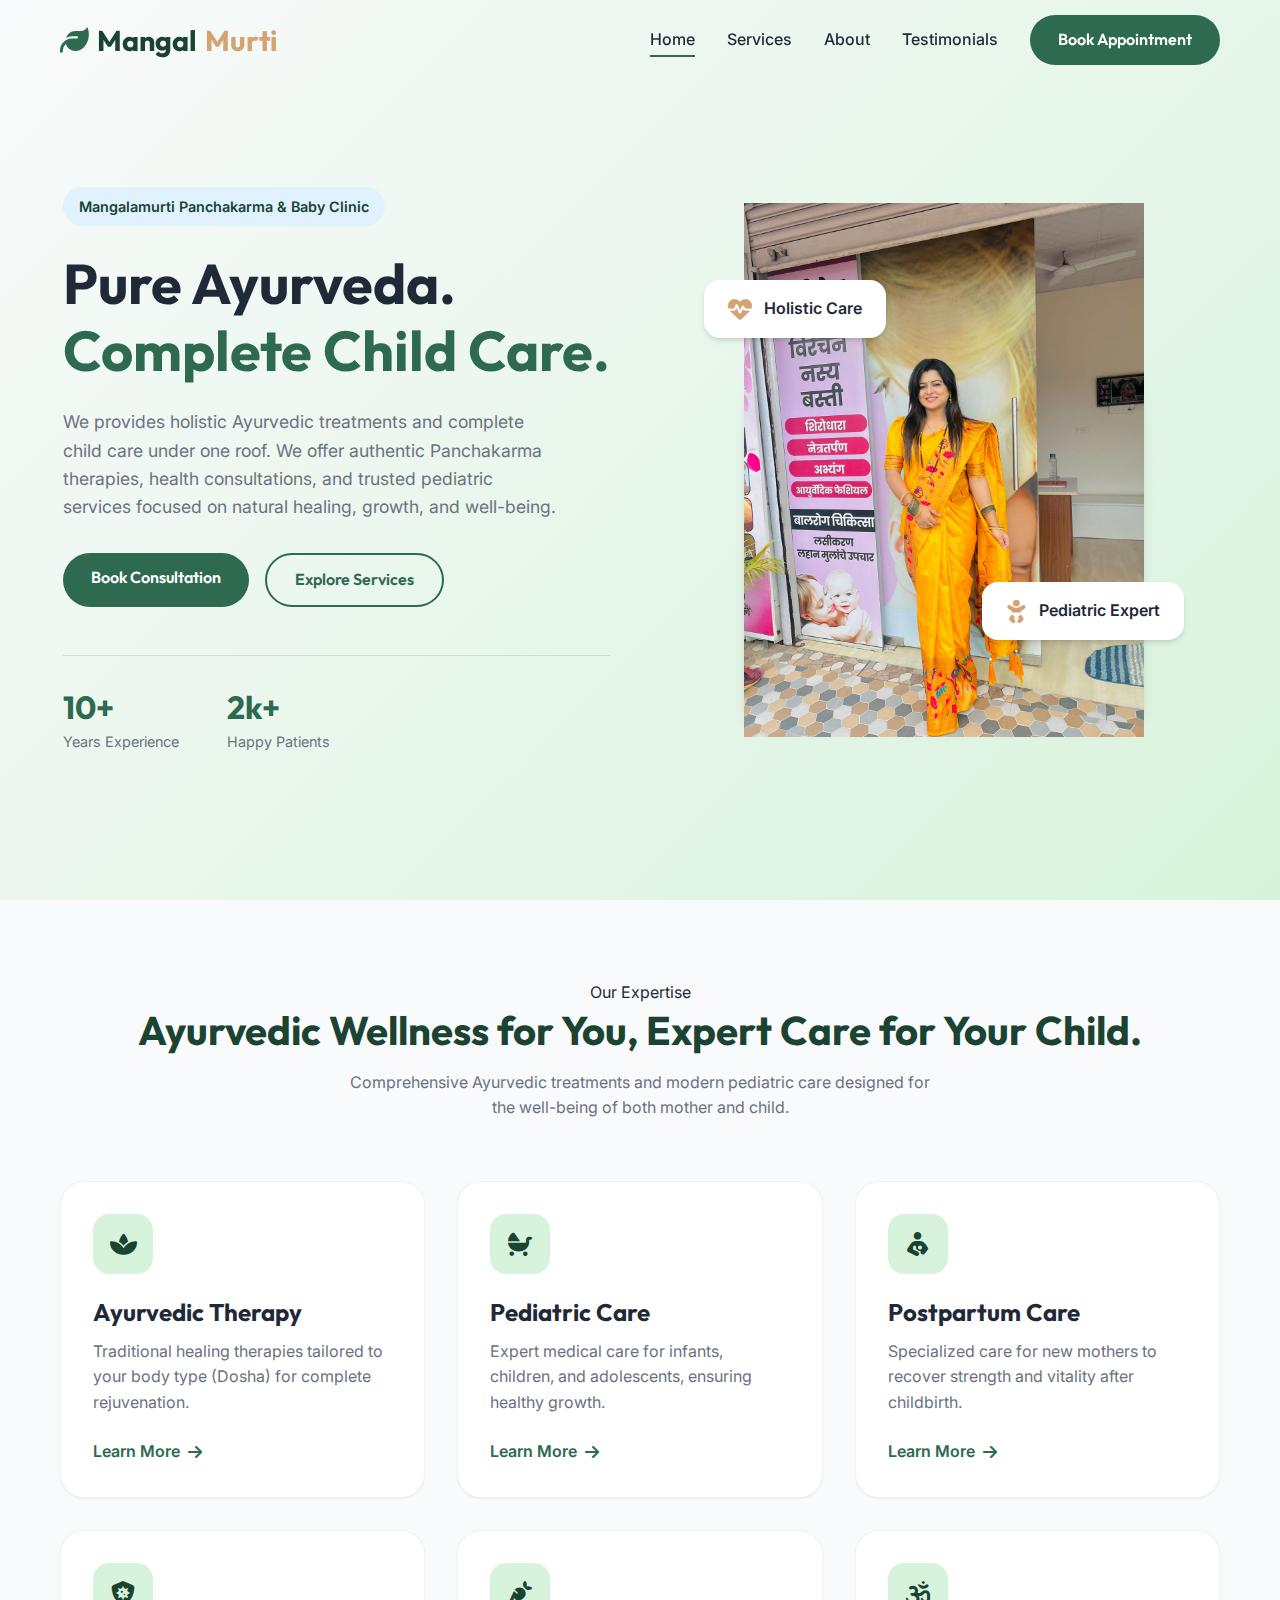
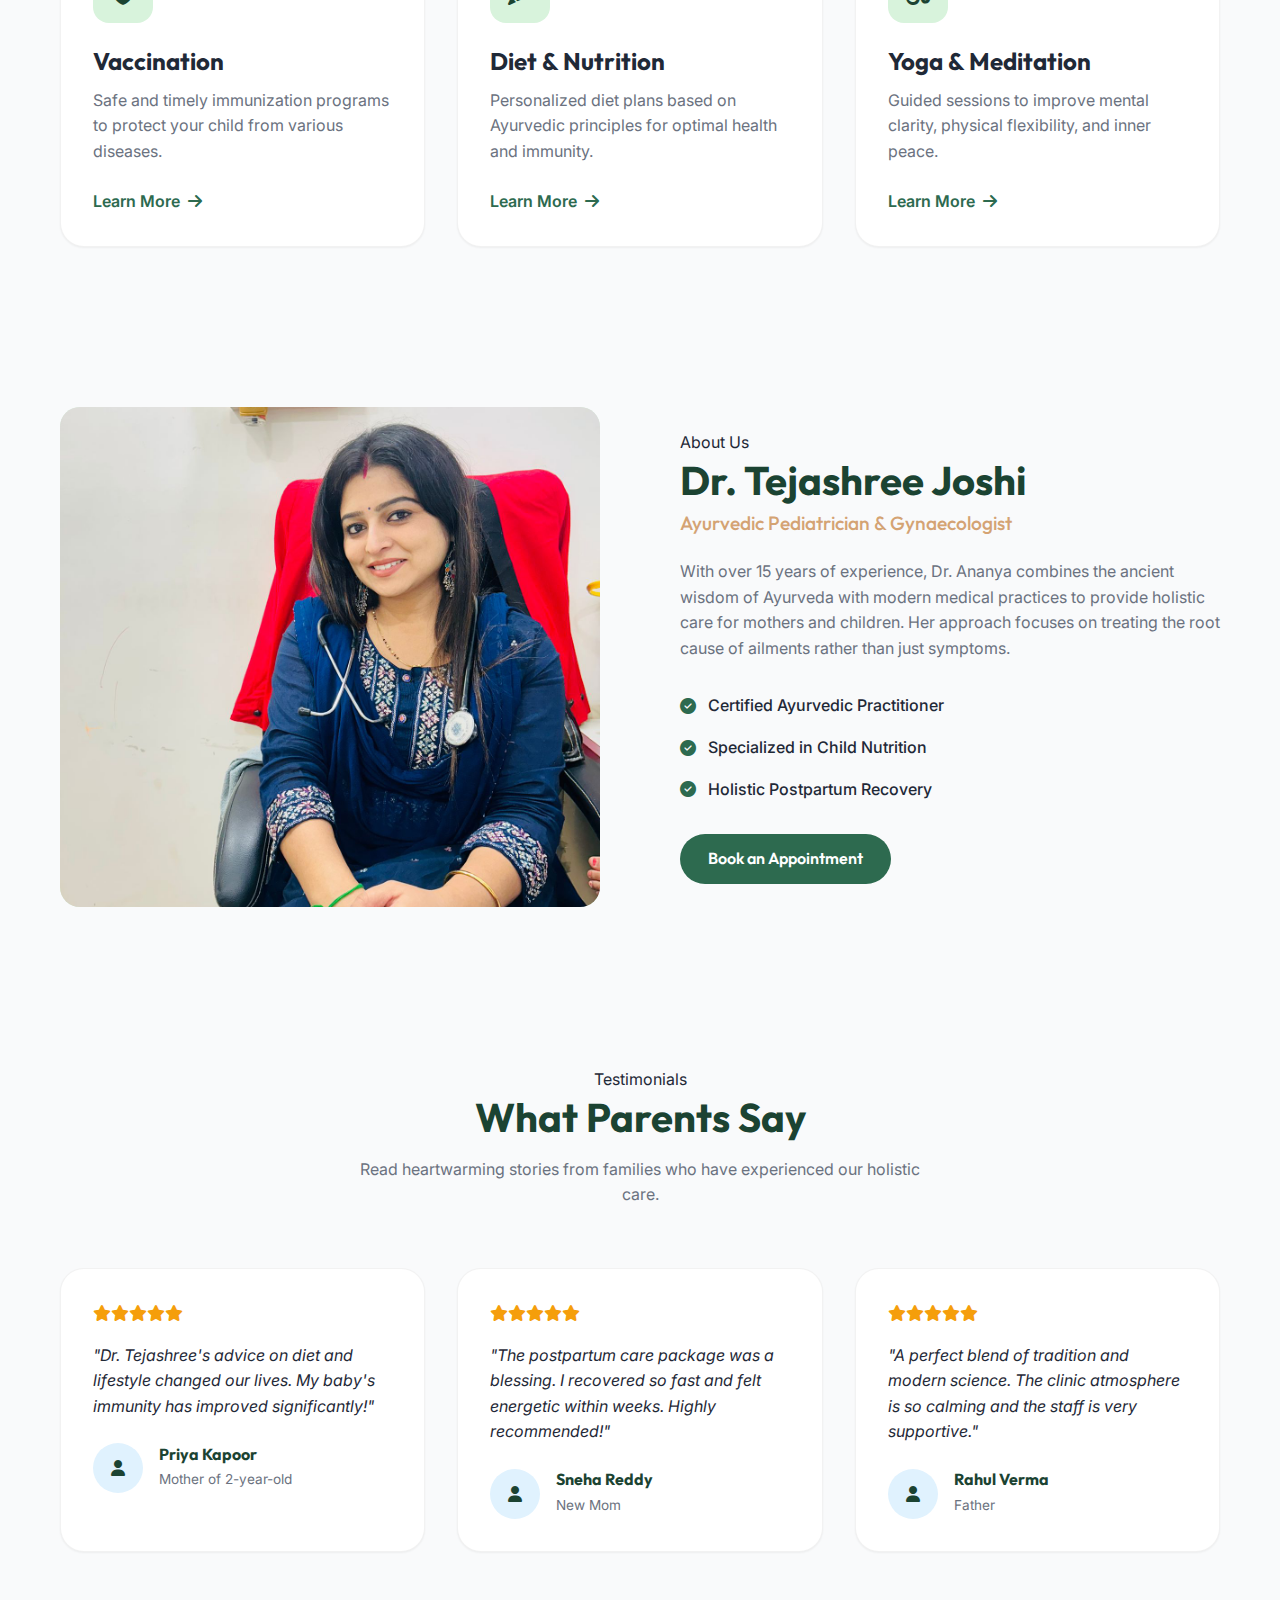
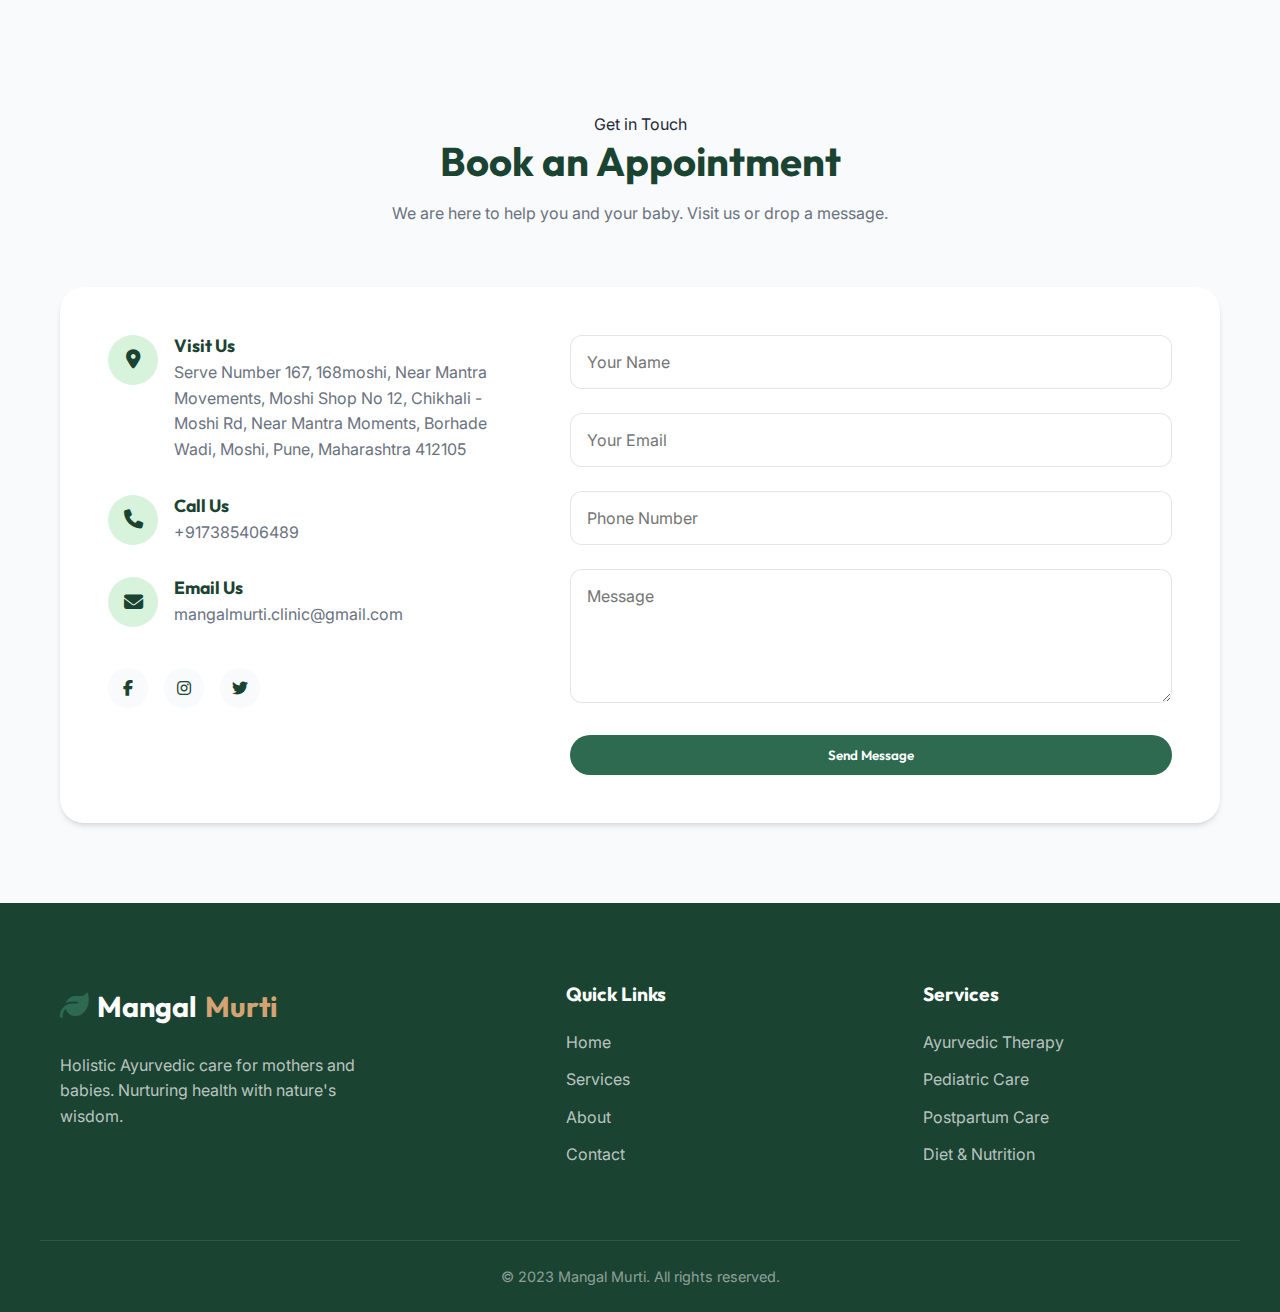
<file: Index.html>
<!DOCTYPE html>
<html lang="en">
<head>
    <meta charset="UTF-8">
    <meta name="viewport" content="width=device-width, initial-scale=1.0">
    <title>AyurBaby - Ayurvedic & Baby Clinic</title>
    <!-- Font Awesome -->
    <link rel="stylesheet" href="https://cdnjs.cloudflare.com/ajax/libs/font-awesome/6.4.0/css/all.min.css">
    <!-- Custom CSS -->
    <link rel="stylesheet" href="style.css">
</head>
<body>
    
    <!-- Header -->
    <header>
        <div class="container header-container">
            <a href="#" class="logo">
                <i class="fa-solid fa-leaf"></i> Mangal<span>Murti</span>
            </a>
            <div class="mobile-menu-btn" id="mobile-menu-btn">
                <i class="fa-solid fa-bars"></i>
            </div>
            <nav class="nav-links">
                <a href="#home" class="active">Home</a>
                <a href="#services">Services</a>
                <a href="#about">About</a>
                <a href="#testimonials">Testimonials</a>
                <a href="tel:+917385406489" class="btn btn-primary">Book Appointment</a>
            </nav>
        </div>
    </header>

    <main>
        <!-- Hero Section -->
        <section id="home" class="hero">
            <div class="container hero-container">
                <div class="hero-content">
                    <span class="badge">Mangalamurti Panchakarma & Baby Clinic</span>
                    <h1>Pure Ayurveda. <br> <span>Complete Child Care.</span></h1>
                    <p>We provides holistic Ayurvedic treatments and complete child care under one roof. We offer authentic Panchakarma therapies, health consultations, and trusted pediatric services focused on natural healing, growth, and well-being.</p>
                    <div class="hero-btns">
                        <a href="#contact" class="btn btn-primary">Book Consultation</a>
                        <a href="#services" class="btn btn-outline">Explore Services</a>
                    </div>
                    <div class="hero-stats">
                        <div class="stat-item">
                            <h3>10+</h3>
                            <p>Years Experience</p>
                        </div>
                        <div class="stat-item">
                            <h3>2k+</h3>
                            <p>Happy Patients</p>
                        </div>
                    </div>
                </div>
                <div class="hero-image">
                    <div class="image-wrapper">
                        <img src="./Clinic.jpeg" alt="" srcset="">
                        <div class="floating-card card-1">
                            <i class="fa-solid fa-heart-pulse"></i>
                            <span>Holistic Care</span>
                        </div>
                        <div class="floating-card card-2">
                            <i class="fa-solid fa-baby"></i>
                            <span>Pediatric Expert</span>
                        </div>
                    </div>
                </div>
            </div>
        </section>

        <!-- Services Section -->
        <section id="services" class="section-padding">
            <div class="container">
                <div class="section-title">
                    <span class="badge">Our Expertise</span>
                    <h2>Ayurvedic Wellness for You, Expert Care for Your Child.</h2>
                    <p>Comprehensive Ayurvedic treatments and modern pediatric care designed for the well-being of both mother and child.</p>
                </div>
                <div class="services-grid">
                    <!-- Service 1 -->
                    <div class="service-card">
                        <div class="icon-box">
                            <i class="fa-solid fa-spa"></i>
                        </div>
                        <h3>Ayurvedic Therapy</h3>
                        <p>Traditional healing therapies tailored to your body type (Dosha) for complete rejuvenation.</p>
                        <a href="#" class="learn-more">Learn More <i class="fa-solid fa-arrow-right"></i></a>
                    </div>
                    <!-- Service 2 -->
                    <div class="service-card">
                        <div class="icon-box">
                            <i class="fa-solid fa-baby-carriage"></i>
                        </div>
                        <h3>Pediatric Care</h3>
                        <p>Expert medical care for infants, children, and adolescents, ensuring healthy growth.</p>
                        <a href="#" class="learn-more">Learn More <i class="fa-solid fa-arrow-right"></i></a>
                    </div>
                    <!-- Service 3 -->
                    <div class="service-card">
                        <div class="icon-box">
                            <i class="fa-solid fa-person-breastfeeding"></i>
                        </div>
                        <h3>Postpartum Care</h3>
                        <p>Specialized care for new mothers to recover strength and vitality after childbirth.</p>
                        <a href="#" class="learn-more">Learn More <i class="fa-solid fa-arrow-right"></i></a>
                    </div>
                    <!-- Service 4 -->
                    <div class="service-card">
                        <div class="icon-box">
                            <i class="fa-solid fa-shield-virus"></i>
                        </div>
                        <h3>Vaccination</h3>
                        <p>Safe and timely immunization programs to protect your child from various diseases.</p>
                        <a href="#" class="learn-more">Learn More <i class="fa-solid fa-arrow-right"></i></a>
                    </div>
                    <!-- Service 5 -->
                    <div class="service-card">
                        <div class="icon-box">
                            <i class="fa-solid fa-carrot"></i>
                        </div>
                        <h3>Diet & Nutrition</h3>
                        <p>Personalized diet plans based on Ayurvedic principles for optimal health and immunity.</p>
                        <a href="#" class="learn-more">Learn More <i class="fa-solid fa-arrow-right"></i></a>
                    </div>
                    <!-- Service 6 -->
                    <div class="service-card">
                        <div class="icon-box">
                            <i class="fa-solid fa-om"></i>
                        </div>
                        <h3>Yoga & Meditation</h3>
                        <p>Guided sessions to improve mental clarity, physical flexibility, and inner peace.</p>
                        <a href="#" class="learn-more">Learn More <i class="fa-solid fa-arrow-right"></i></a>
                    </div>
                </div>
            </div>
        </section>

        <!-- About Section -->
        <section id="about" class="section-padding about-section">
            <div class="container about-container">
                <div class="about-image">
                    <div class="image-wrapper-about">
                        <!-- Placeholder -->
                         <img src="./drpic.jpeg" alt="" srcset="">
                    </div>
                </div>
                <div class="about-content">
                    <span class="badge">About Us</span>
                    <h2>Dr. Tejashree Joshi</h2>
                    <h3>Ayurvedic Pediatrician & Gynaecologist</h3>
                    <p>With over 15 years of experience, Dr. Ananya combines the ancient wisdom of Ayurveda with modern medical practices to provide holistic care for mothers and children. Her approach focuses on treating the root cause of ailments rather than just symptoms.</p>
                    <ul class="about-list">
                        <li><i class="fa-solid fa-check-circle"></i> Certified Ayurvedic Practitioner</li>
                        <li><i class="fa-solid fa-check-circle"></i> Specialized in Child Nutrition</li>
                        <li><i class="fa-solid fa-check-circle"></i> Holistic Postpartum Recovery</li>
                    </ul>
                    <a href="#contact" class="btn btn-primary">Book an Appointment</a>
                </div>
            </div>
        </section>

        <!-- Testimonials Section -->
        <section id="testimonials" class="section-padding bg-light">
            <div class="container">
                <div class="section-title">
                    <span class="badge">Testimonials</span>
                    <h2>What Parents Say</h2>
                    <p>Read heartwarming stories from families who have experienced our holistic care.</p>
                </div>
                <div class="testimonials-grid">
                    <!-- Review 1 -->
                    <div class="testimonial-card">
                        <div class="stars">
                            <i class="fa-solid fa-star"></i><i class="fa-solid fa-star"></i><i class="fa-solid fa-star"></i><i class="fa-solid fa-star"></i><i class="fa-solid fa-star"></i>
                        </div>
                        <p>"Dr. Tejashree's advice on diet and lifestyle changed our lives. My baby's immunity has improved significantly!"</p>
                        <div class="client-info">
                            <div class="client-img">
                                <i class="fa-solid fa-user"></i>
                            </div>
                            <div>
                                <h4>Priya Kapoor</h4>
                                <span>Mother of 2-year-old</span>
                            </div>
                        </div>
                    </div>
                    <!-- Review 2 -->
                    <div class="testimonial-card">
                        <div class="stars">
                            <i class="fa-solid fa-star"></i><i class="fa-solid fa-star"></i><i class="fa-solid fa-star"></i><i class="fa-solid fa-star"></i><i class="fa-solid fa-star"></i>
                        </div>
                        <p>"The postpartum care package was a blessing. I recovered so fast and felt energetic within weeks. Highly recommended!"</p>
                        <div class="client-info">
                            <div class="client-img">
                                <i class="fa-solid fa-user"></i>
                            </div>
                            <div>
                                <h4>Sneha Reddy</h4>
                                <span>New Mom</span>
                            </div>
                        </div>
                    </div>
                    <!-- Review 3 -->
                    <div class="testimonial-card">
                        <div class="stars">
                            <i class="fa-solid fa-star"></i><i class="fa-solid fa-star"></i><i class="fa-solid fa-star"></i><i class="fa-solid fa-star"></i><i class="fa-solid fa-star"></i>
                        </div>
                        <p>"A perfect blend of tradition and modern science. The clinic atmosphere is so calming and the staff is very supportive."</p>
                        <div class="client-info">
                            <div class="client-img">
                                <i class="fa-solid fa-user"></i>
                            </div>
                            <div>
                                <h4>Rahul Verma</h4>
                                <span>Father</span>
                            </div>
                        </div>
                    </div>
                </div>
            </div>
        </section>

        <!-- Contact Section -->
        <section id="contact" class="section-padding">
            <div class="container">
                <div class="section-title">
                    <span class="badge">Get in Touch</span>
                    <h2>Book an Appointment</h2>
                    <p>We are here to help you and your baby. Visit us or drop a message.</p>
                </div>
                <div class="contact-container">
                    <div class="contact-info">
                        <div class="info-item">
                            <div class="icon-box-small">
                                <i class="fa-solid fa-location-dot"></i>
                            </div>
                            <div>
                                <h4>Visit Us</h4>
                                <p>Serve Number 167, 168moshi, Near Mantra Movements, Moshi Shop No 12, Chikhali - Moshi Rd, Near Mantra Moments, Borhade Wadi, Moshi, Pune, Maharashtra 412105</p>
                            </div>
                        </div>
                        <div class="info-item">
                            <div class="icon-box-small">
                                <i class="fa-solid fa-phone"></i>
                            </div>
                            <div>
                                <h4>Call Us</h4>
                                <p>+917385406489</p>
                            </div>
                        </div>
                        <div class="info-item">
                            <div class="icon-box-small">
                                <i class="fa-solid fa-envelope"></i>
                            </div>
                            <div>
                                <h4>Email Us</h4>
                                <p>mangalmurti.clinic@gmail.com</p>
                            </div>
                        </div>
                        <div class="social-links">
                            <a href="#"><i class="fa-brands fa-facebook-f"></i></a>
                            <a href="#"><i class="fa-brands fa-instagram"></i></a>
                            <a href="#"><i class="fa-brands fa-twitter"></i></a>
                        </div>
                    </div>
                    <form class="contact-form">
                        <div class="form-group">
                            <input type="text" placeholder="Your Name" required>
                        </div>
                        <div class="form-group">
                            <input type="email" placeholder="Your Email" required>
                        </div>
                        <div class="form-group">
                            <input type="tel" placeholder="Phone Number" required>
                        </div>
                        <div class="form-group">
                            <textarea placeholder="Message" rows="5" required></textarea>
                        </div>
                        <button type="submit" class="btn btn-primary">Send Message</button>
                    </form>
                </div>
            </div>
        </section>
    </main>

    <!-- Footer -->
    <footer>
        <div class="container footer-container">
            <div class="footer-col">
                <a href="#" class="logo">
                    <i class="fa-solid fa-leaf"></i> Mangal<span>Murti</span>
                </a>
                <p>Holistic Ayurvedic care for mothers and babies. Nurturing health with nature's wisdom.</p>
            </div>
            <div class="footer-col">
                <h4>Quick Links</h4>
                <ul>
                    <li><a href="#home">Home</a></li>
                    <li><a href="#services">Services</a></li>
                    <li><a href="#about">About</a></li>
                    <li><a href="#contact">Contact</a></li>
                </ul>
            </div>
            <div class="footer-col">
                <h4>Services</h4>
                <ul>
                    <li><a href="#">Ayurvedic Therapy</a></li>
                    <li><a href="#">Pediatric Care</a></li>
                    <li><a href="#">Postpartum Care</a></li>
                    <li><a href="#">Diet & Nutrition</a></li>
                </ul>
            </div>
        </div>
        <div class="footer-bottom">
            <p>&copy; 2023 Mangal Murti. All rights reserved.</p>
        </div>
    </footer>

    <!-- Custom JS -->
    <script src="script.js"></script>
</body>
</html>
</file>
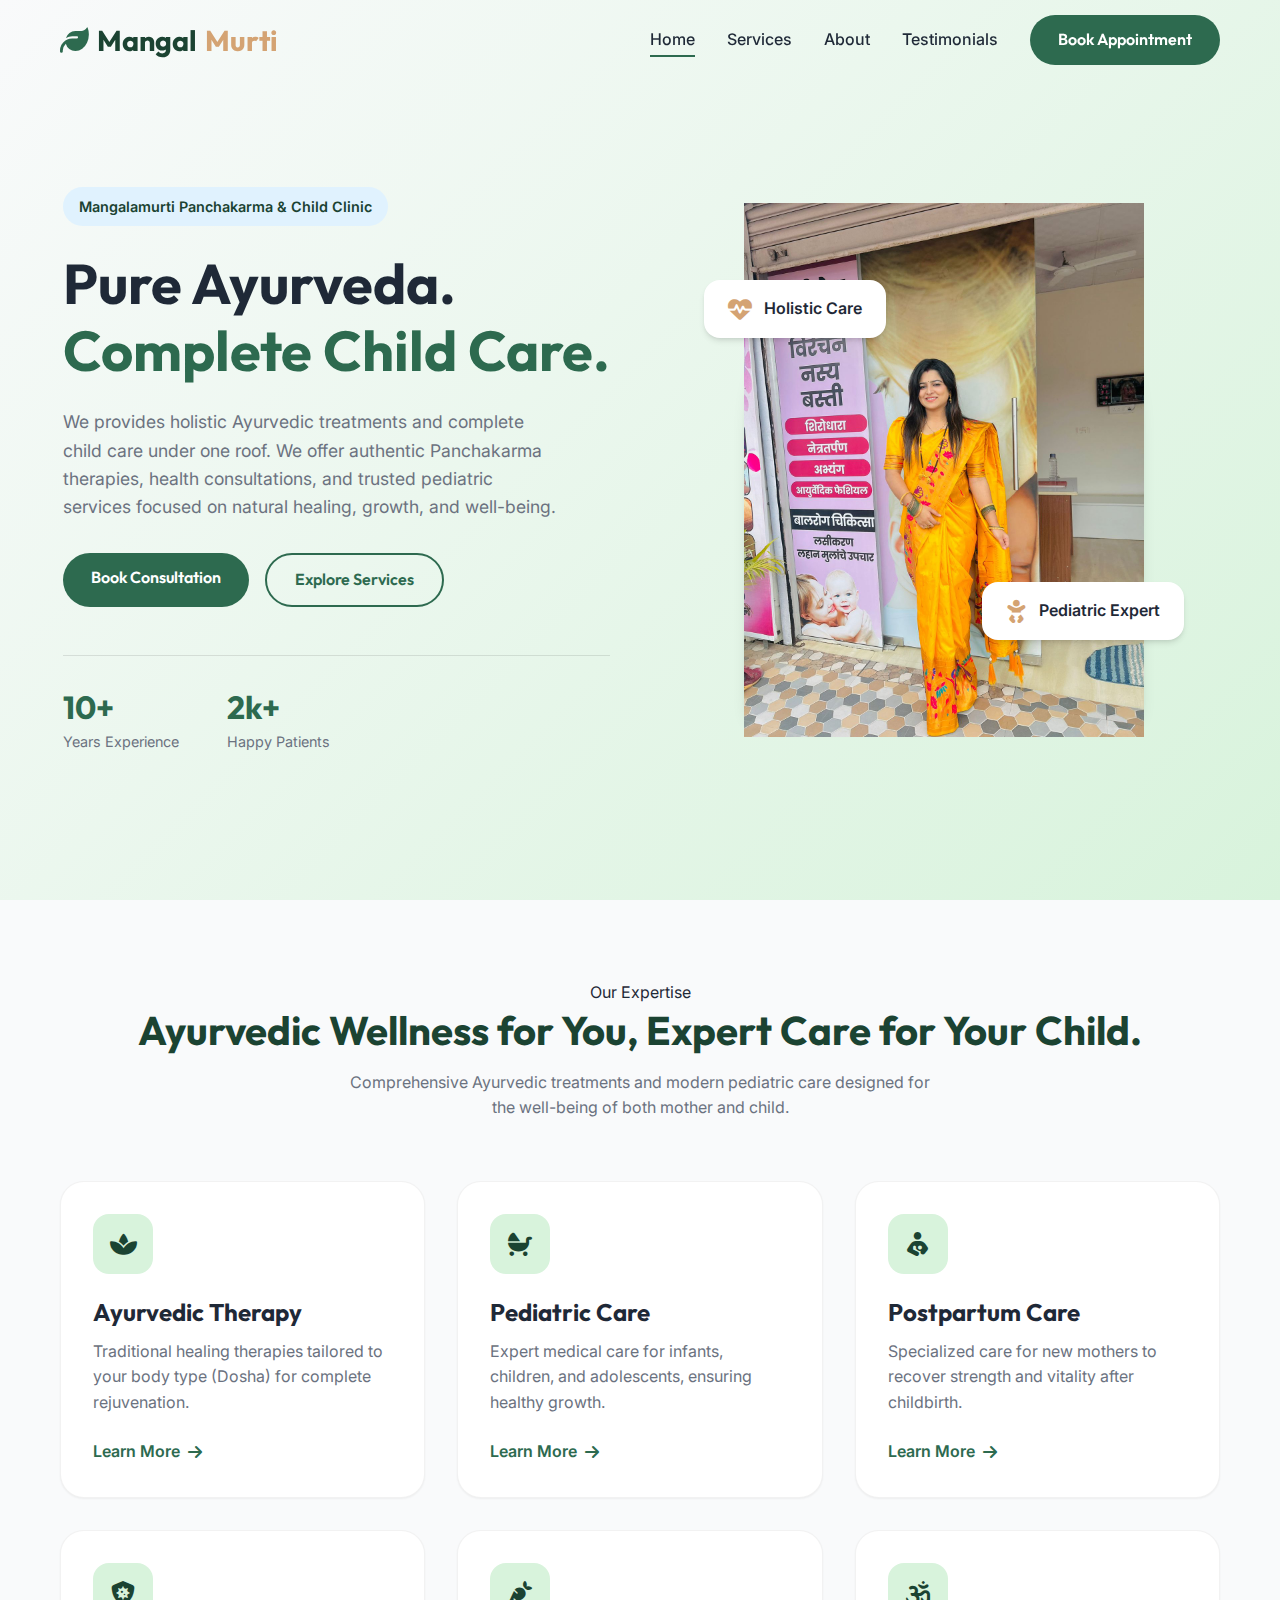
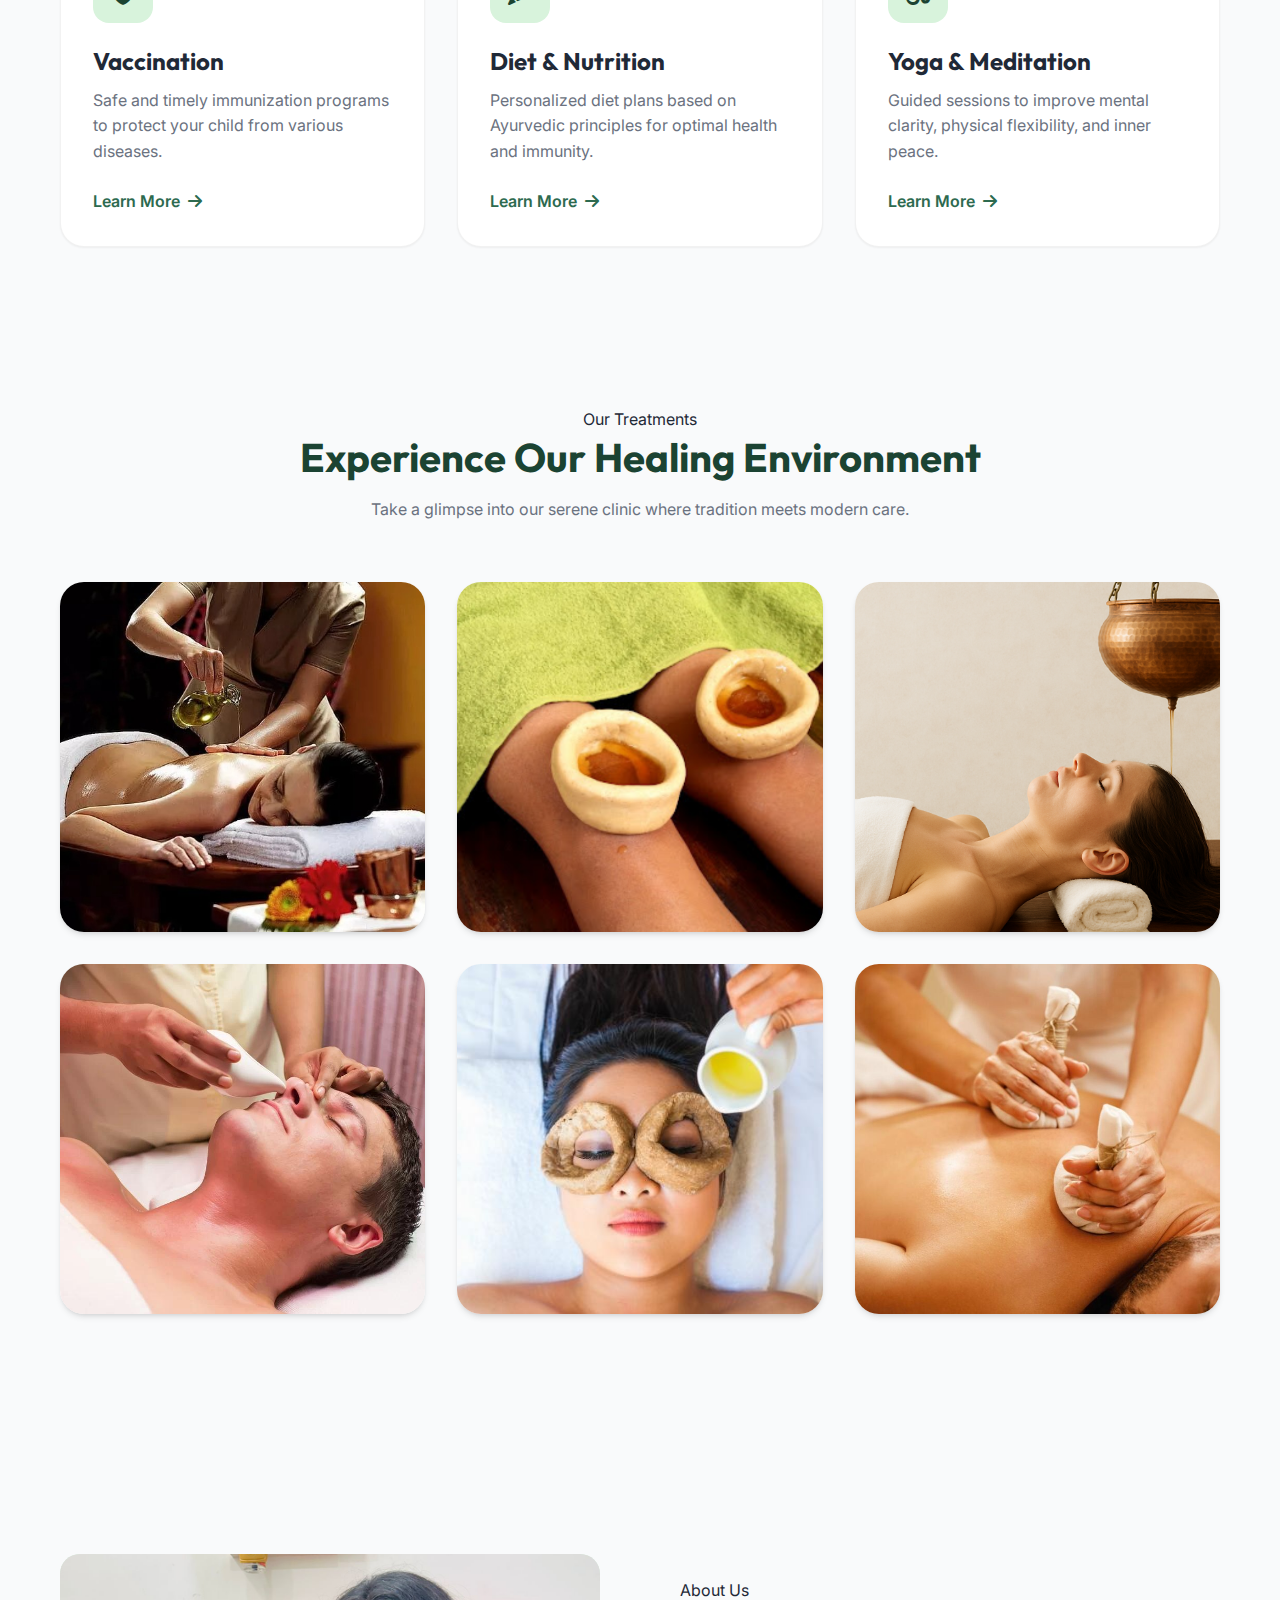
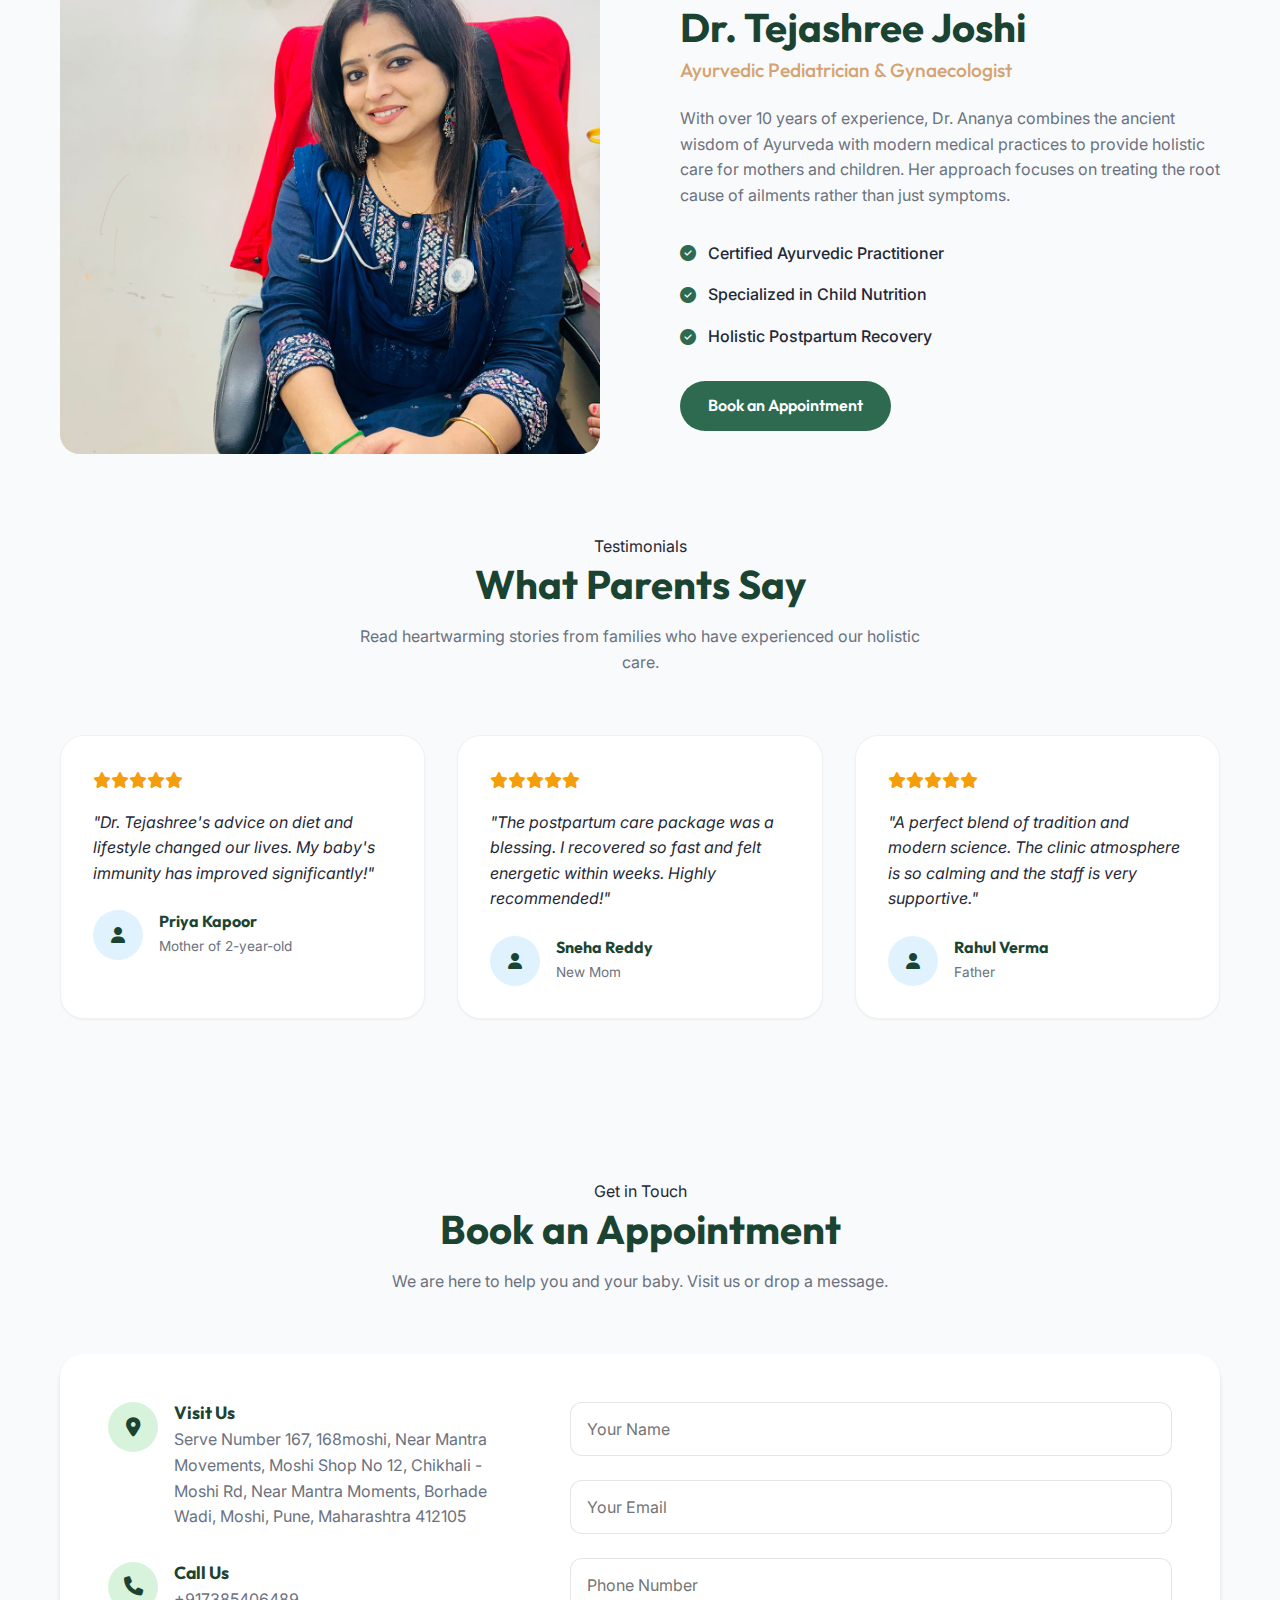
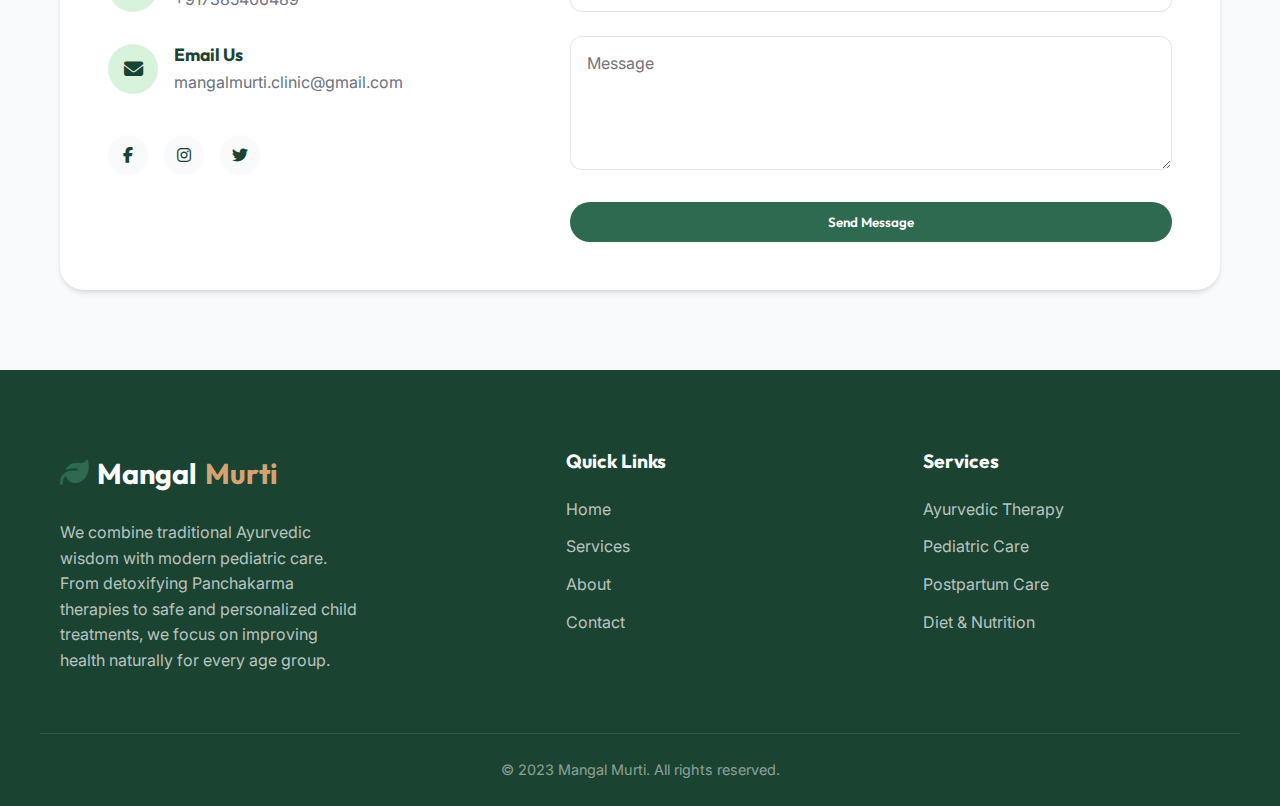
<file: index.html>
<!DOCTYPE html>
<html lang="en">
<head>
    <meta charset="UTF-8">
    <meta name="viewport" content="width=device-width, initial-scale=1.0">
    <title>Mangalmurti - Ayurvedic & Child Clinic</title>
    <!-- Font Awesome -->
    <link rel="stylesheet" href="https://cdnjs.cloudflare.com/ajax/libs/font-awesome/6.4.0/css/all.min.css">
    <!-- Custom CSS -->
    <link rel="stylesheet" href="style.css">
</head>
<body>
    
    <!-- Header -->
    <header>
        <div class="container header-container">
            <a href="#" class="logo">
                <i class="fa-solid fa-leaf"></i> Mangal<span>Murti</span>
            </a>
            <div class="mobile-menu-btn" id="mobile-menu-btn">
                <i class="fa-solid fa-bars"></i>
            </div>
            <nav class="nav-links">
                <a href="#home" class="active">Home</a>
                <a href="#services">Services</a>
                <a href="#about">About</a>
                <a href="#testimonials">Testimonials</a>
                <a href="tel:+917385406489" class="btn btn-primary">Book Appointment</a>
            </nav>
        </div>
    </header>

    <main>
        <!-- Hero Section -->
        <section id="home" class="hero">
            <div class="container hero-container">
                <div class="hero-content">
                    <span class="badge">Mangalamurti Panchakarma & Child Clinic</span>
                    <h1>Pure Ayurveda. <br> <span>Complete Child Care.</span></h1>
                    <p>We provides holistic Ayurvedic treatments and complete child care under one roof. We offer authentic Panchakarma therapies, health consultations, and trusted pediatric services focused on natural healing, growth, and well-being.</p>
                    <div class="hero-btns">
                        <a href="#contact" class="btn btn-primary">Book Consultation</a>
                        <a href="#services" class="btn btn-outline">Explore Services</a>
                    </div>
                    <div class="hero-stats">
                        <div class="stat-item">
                            <h3>10+</h3>
                            <p>Years Experience</p>
                        </div>
                        <div class="stat-item">
                            <h3>2k+</h3>
                            <p>Happy Patients</p>
                        </div>
                    </div>
                </div>
                <div class="hero-image">
                    <div class="image-wrapper">
                        <img src="Images/Clinic.jpeg" alt="" srcset="">
                        <div class="floating-card card-1">
                            <i class="fa-solid fa-heart-pulse"></i>
                            <span>Holistic Care</span>
                        </div>
                        <div class="floating-card card-2">
                            <i class="fa-solid fa-baby"></i>
                            <span>Pediatric Expert</span>
                        </div>
                    </div>
                </div>
            </div>
        </section>

        <!-- Services Section -->
        <section id="services" class="section-padding">
            <div class="container">
                <div class="section-title">
                    <span class="badge">Our Expertise</span>
                    <h2>Ayurvedic Wellness for You, Expert Care for Your Child.</h2>
                    <p>Comprehensive Ayurvedic treatments and modern pediatric care designed for the well-being of both mother and child.</p>
                </div>
                <div class="services-grid">
                    <!-- Service 1 -->
                    <div class="service-card">
                        <div class="icon-box">
                            <i class="fa-solid fa-spa"></i>
                        </div>
                        <h3>Ayurvedic Therapy</h3>
                        <p>Traditional healing therapies tailored to your body type (Dosha) for complete rejuvenation.</p>
                        <a href="#" class="learn-more">Learn More <i class="fa-solid fa-arrow-right"></i></a>
                    </div>
                    <!-- Service 2 -->
                    <div class="service-card">
                        <div class="icon-box">
                            <i class="fa-solid fa-baby-carriage"></i>
                        </div>
                        <h3>Pediatric Care</h3>
                        <p>Expert medical care for infants, children, and adolescents, ensuring healthy growth.</p>
                        <a href="#" class="learn-more">Learn More <i class="fa-solid fa-arrow-right"></i></a>
                    </div>
                    <!-- Service 3 -->
                    <div class="service-card">
                        <div class="icon-box">
                            <i class="fa-solid fa-person-breastfeeding"></i>
                        </div>
                        <h3>Postpartum Care</h3>
                        <p>Specialized care for new mothers to recover strength and vitality after childbirth.</p>
                        <a href="#" class="learn-more">Learn More <i class="fa-solid fa-arrow-right"></i></a>
                    </div>
                    <!-- Service 4 -->
                    <div class="service-card">
                        <div class="icon-box">
                            <i class="fa-solid fa-shield-virus"></i>
                        </div>
                        <h3>Vaccination</h3>
                        <p>Safe and timely immunization programs to protect your child from various diseases.</p>
                        <a href="#" class="learn-more">Learn More <i class="fa-solid fa-arrow-right"></i></a>
                    </div>
                    <!-- Service 5 -->
                    <div class="service-card">
                        <div class="icon-box">
                            <i class="fa-solid fa-carrot"></i>
                        </div>
                        <h3>Diet & Nutrition</h3>
                        <p>Personalized diet plans based on Ayurvedic principles for optimal health and immunity.</p>
                        <a href="#" class="learn-more">Learn More <i class="fa-solid fa-arrow-right"></i></a>
                    </div>
                    <!-- Service 6 -->
                    <div class="service-card">
                        <div class="icon-box">
                            <i class="fa-solid fa-om"></i>
                        </div>
                        <h3>Yoga & Meditation</h3>
                        <p>Guided sessions to improve mental clarity, physical flexibility, and inner peace.</p>
                        <a href="#" class="learn-more">Learn More <i class="fa-solid fa-arrow-right"></i></a>
                    </div>
                </div>
            </div>
        </section>

        <!-- Gallery Section -->
        <section id="gallery" class="section-padding bg-light">
            <div class="container">
                <div class="section-title">
                    <span class="badge">Our Treatments</span>
                    <h2>Experience Our Healing Environment</h2>
                    <p>Take a glimpse into our serene clinic where tradition meets modern care.</p>
                </div>
                <div class="gallery-grid">
                    <!-- Card 1 -->
                    <div class="gallery-card">
                        <div class="gallery-image">
                            <img src="Images/Abhyang.jpg" alt="Abhyanga">
                            <div class="gallery-overlay">
                                <div class="overlay-content">
                                    <i class="fa-solid fa-spa"></i>
                                    <h3>Abhyanga</h3>
                                    <p>A relaxing full-body Ayurvedic massage that improves circulation and reduces stress.</p>
                                </div>
                            </div>
                        </div>
                    </div>
                    <!-- Card 2 -->
                    <div class="gallery-card">
                        <div class="gallery-image">
                            <img src="Images/Janu Basti Therapy.png" alt="Janu Basti">
                            <div class="gallery-overlay">
                                <div class="overlay-content">
                                    <i class="fa-solid fa-hand-holding-medical"></i>
                                    <h3>Janu Basti</h3>
                                    <p>Warm medicated oil therapy for knee pain relief and joint strengthening.</p>
                                </div>
                            </div>
                        </div>
                    </div>
                    <!-- Card 3 -->
                    <div class="gallery-card">
                        <div class="gallery-image">
                            <img src="Images/shirodhara.png" alt="Shirodhara">
                            <div class="gallery-overlay">
                                <div class="overlay-content">
                                    <i class="fa-solid fa-water"></i>
                                    <h3>Shirodhara</h3>
                                    <p>Gentle oil flow on forehead that calms mind and reduces anxiety.</p>
                                </div>
                            </div>
                        </div>
                    </div>
                    <!-- Card 4 -->
                    <div class="gallery-card">
                        <div class="gallery-image">
                            <img src="Images/Atmabodh Wellness.jpg" alt="Atmabodh Wellness">
                            <div class="gallery-overlay">
                                <div class="overlay-content">
                                    <i class="fa-solid fa-brain"></i>
                                    <h3>Atmabodh Wellness</h3>
                                    <p>Holistic healing approach balancing mind, body, and emotions through Ayurveda.</p>
                                </div>
                            </div>
                        </div>
                    </div>
                    <!-- Card 5 -->
                    <div class="gallery-card">
                        <div class="gallery-image">
                            <img src="Images/Netra Tharpana Treatmen.jpg" alt="Therapy Room">
                            <div class="gallery-overlay">
                                <div class="overlay-content">
                                    <i class="fa-solid fa-eye"></i>
                                    <h3>Netra Tharpana</h3>
                                    <p>Nourishing eye therapy using medicated ghee to improve vision comfort.</p>
                                </div>
                            </div>
                        </div>
                    </div>
                    <!-- Card 6 -->
                    <div class="gallery-card">
                        <div class="gallery-image">
                            <img src="Images/Abhyanga.jpg" alt="Potli Massage">
                            <div class="gallery-overlay">
                                <div class="overlay-content">
                                    <i class="fa-solid fa-hands"></i>
                                    <h3>Potli Massage</h3>
                                    <p>Herbal heated pouch massage relieving muscle pain and improving body flexibility.</p>
                                </div>
                            </div>
                        </div>
                    </div>
                </div>
            </div>
        </section>

        <!-- About Section -->
        <section id="about" class="section-padding about-section"></section>
            <div class="container about-container">
                <div class="about-image">
                    <div class="image-wrapper-about">
                        <!-- Placeholder -->
                         <img src="Images/drpic.jpeg" alt="" srcset="">
                    </div>
                </div>
                <div class="about-content">
                    <span class="badge">About Us</span>
                    <h2>Dr. Tejashree Joshi</h2>
                    <h3>Ayurvedic Pediatrician & Gynaecologist</h3>
                    <p>With over 10 years of experience, Dr. Ananya combines the ancient wisdom of Ayurveda with modern medical practices to provide holistic care for mothers and children. Her approach focuses on treating the root cause of ailments rather than just symptoms.</p>
                    <ul class="about-list">
                        <li><i class="fa-solid fa-check-circle"></i> Certified Ayurvedic Practitioner</li>
                        <li><i class="fa-solid fa-check-circle"></i> Specialized in Child Nutrition</li>
                        <li><i class="fa-solid fa-check-circle"></i> Holistic Postpartum Recovery</li>
                    </ul>
                    <a href="#contact" class="btn btn-primary">Book an Appointment</a>
                </div>
            </div>
        </section>

        <!-- Testimonials Section -->
        <section id="testimonials" class="section-padding bg-light">
            <div class="container">
                <div class="section-title">
                    <span class="badge">Testimonials</span>
                    <h2>What Parents Say</h2>
                    <p>Read heartwarming stories from families who have experienced our holistic care.</p>
                </div>
                <div class="testimonials-grid">
                    <!-- Review 1 -->
                    <div class="testimonial-card">
                        <div class="stars">
                            <i class="fa-solid fa-star"></i><i class="fa-solid fa-star"></i><i class="fa-solid fa-star"></i><i class="fa-solid fa-star"></i><i class="fa-solid fa-star"></i>
                        </div>
                        <p>"Dr. Tejashree's advice on diet and lifestyle changed our lives. My baby's immunity has improved significantly!"</p>
                        <div class="client-info">
                            <div class="client-img">
                                <i class="fa-solid fa-user"></i>
                            </div>
                            <div>
                                <h4>Priya Kapoor</h4>
                                <span>Mother of 2-year-old</span>
                            </div>
                        </div>
                    </div>
                    <!-- Review 2 -->
                    <div class="testimonial-card">
                        <div class="stars">
                            <i class="fa-solid fa-star"></i><i class="fa-solid fa-star"></i><i class="fa-solid fa-star"></i><i class="fa-solid fa-star"></i><i class="fa-solid fa-star"></i>
                        </div>
                        <p>"The postpartum care package was a blessing. I recovered so fast and felt energetic within weeks. Highly recommended!"</p>
                        <div class="client-info">
                            <div class="client-img">
                                <i class="fa-solid fa-user"></i>
                            </div>
                            <div>
                                <h4>Sneha Reddy</h4>
                                <span>New Mom</span>
                            </div>
                        </div>
                    </div>
                    <!-- Review 3 -->
                    <div class="testimonial-card">
                        <div class="stars">
                            <i class="fa-solid fa-star"></i><i class="fa-solid fa-star"></i><i class="fa-solid fa-star"></i><i class="fa-solid fa-star"></i><i class="fa-solid fa-star"></i>
                        </div>
                        <p>"A perfect blend of tradition and modern science. The clinic atmosphere is so calming and the staff is very supportive."</p>
                        <div class="client-info">
                            <div class="client-img">
                                <i class="fa-solid fa-user"></i>
                            </div>
                            <div>
                                <h4>Rahul Verma</h4>
                                <span>Father</span>
                            </div>
                        </div>
                    </div>
                </div>
            </div>
        </section>

        <!-- Contact Section -->
        <section id="contact" class="section-padding">
            <div class="container">
                <div class="section-title">
                    <span class="badge">Get in Touch</span>
                    <h2>Book an Appointment</h2>
                    <p>We are here to help you and your baby. Visit us or drop a message.</p>
                </div>
                <div class="contact-container">
                    <div class="contact-info">
                        <div class="info-item">
                            <div class="icon-box-small">
                                <i class="fa-solid fa-location-dot"></i>
                            </div>
                            <div>
                                <h4>Visit Us</h4>
                                <p>Serve Number 167, 168moshi, Near Mantra Movements, Moshi Shop No 12, Chikhali - Moshi Rd, Near Mantra Moments, Borhade Wadi, Moshi, Pune, Maharashtra 412105</p>
                            </div>
                        </div>
                        <div class="info-item">
                            <div class="icon-box-small">
                                <i class="fa-solid fa-phone"></i>
                            </div>
                            <div>
                                <h4>Call Us</h4>
                                <p>+917385406489</p>
                            </div>
                        </div>
                        <div class="info-item">
                            <div class="icon-box-small">
                                <i class="fa-solid fa-envelope"></i>
                            </div>
                            <div>
                                <h4>Email Us</h4>
                                <p>mangalmurti.clinic@gmail.com</p>
                            </div>
                        </div>
                        <div class="social-links">
                            <a href="#"><i class="fa-brands fa-facebook-f"></i></a>
                            <a href="#"><i class="fa-brands fa-instagram"></i></a>
                            <a href="#"><i class="fa-brands fa-twitter"></i></a>
                        </div>
                    </div>
                    <form class="contact-form">
                        <div class="form-group">
                            <input type="text" placeholder="Your Name" required>
                        </div>
                        <div class="form-group">
                            <input type="email" placeholder="Your Email" required>
                        </div>
                        <div class="form-group">
                            <input type="tel" placeholder="Phone Number" required>
                        </div>
                        <div class="form-group">
                            <textarea placeholder="Message" rows="5" required></textarea>
                        </div>
                        <button type="submit" class="btn btn-primary">Send Message</button>
                    </form>
                </div>
            </div>
        </section>
    </main>

    <!-- Footer -->
    <footer>
        <div class="container footer-container">
            <div class="footer-col">
                <a href="#" class="logo">
                    <i class="fa-solid fa-leaf"></i> Mangal<span>Murti</span>
                </a>
                <p>We combine traditional Ayurvedic wisdom with modern pediatric care. From detoxifying Panchakarma therapies to safe and personalized child treatments, we focus on improving health naturally for every age group.</p>
            </div>
            <div class="footer-col">
                <h4>Quick Links</h4>
                <ul>
                    <li><a href="#home">Home</a></li>
                    <li><a href="#services">Services</a></li>
                    <li><a href="#about">About</a></li>
                    <li><a href="#contact">Contact</a></li>
                </ul>
            </div>
            <div class="footer-col">
                <h4>Services</h4>
                <ul>
                    <li><a href="#">Ayurvedic Therapy</a></li>
                    <li><a href="#">Pediatric Care</a></li>
                    <li><a href="#">Postpartum Care</a></li>
                    <li><a href="#">Diet & Nutrition</a></li>
                </ul>
            </div>
        </div>
        <div class="footer-bottom">
            <p>&copy; 2023 Mangal Murti. All rights reserved.</p>
        </div>
    </footer>

    <!-- Custom JS -->
    <script src="script.js"></script>
</body>
</html>
</file>
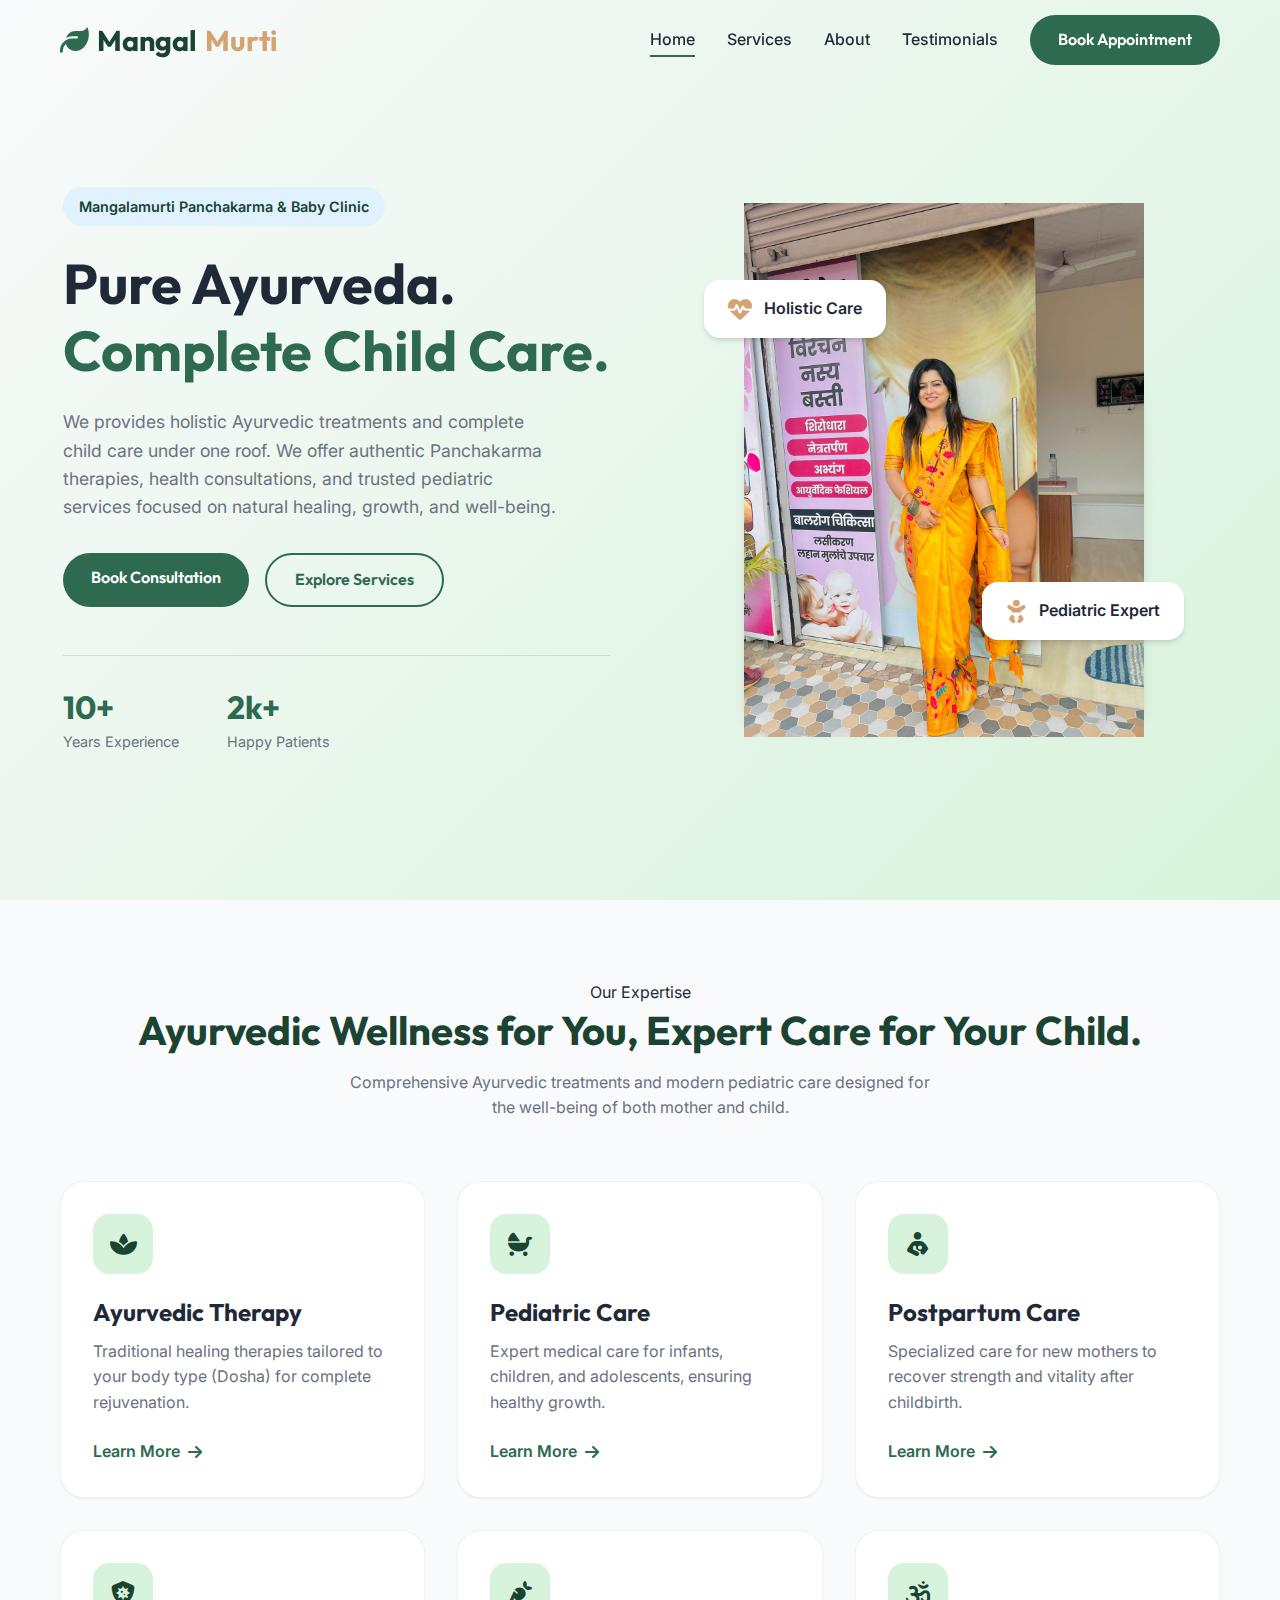
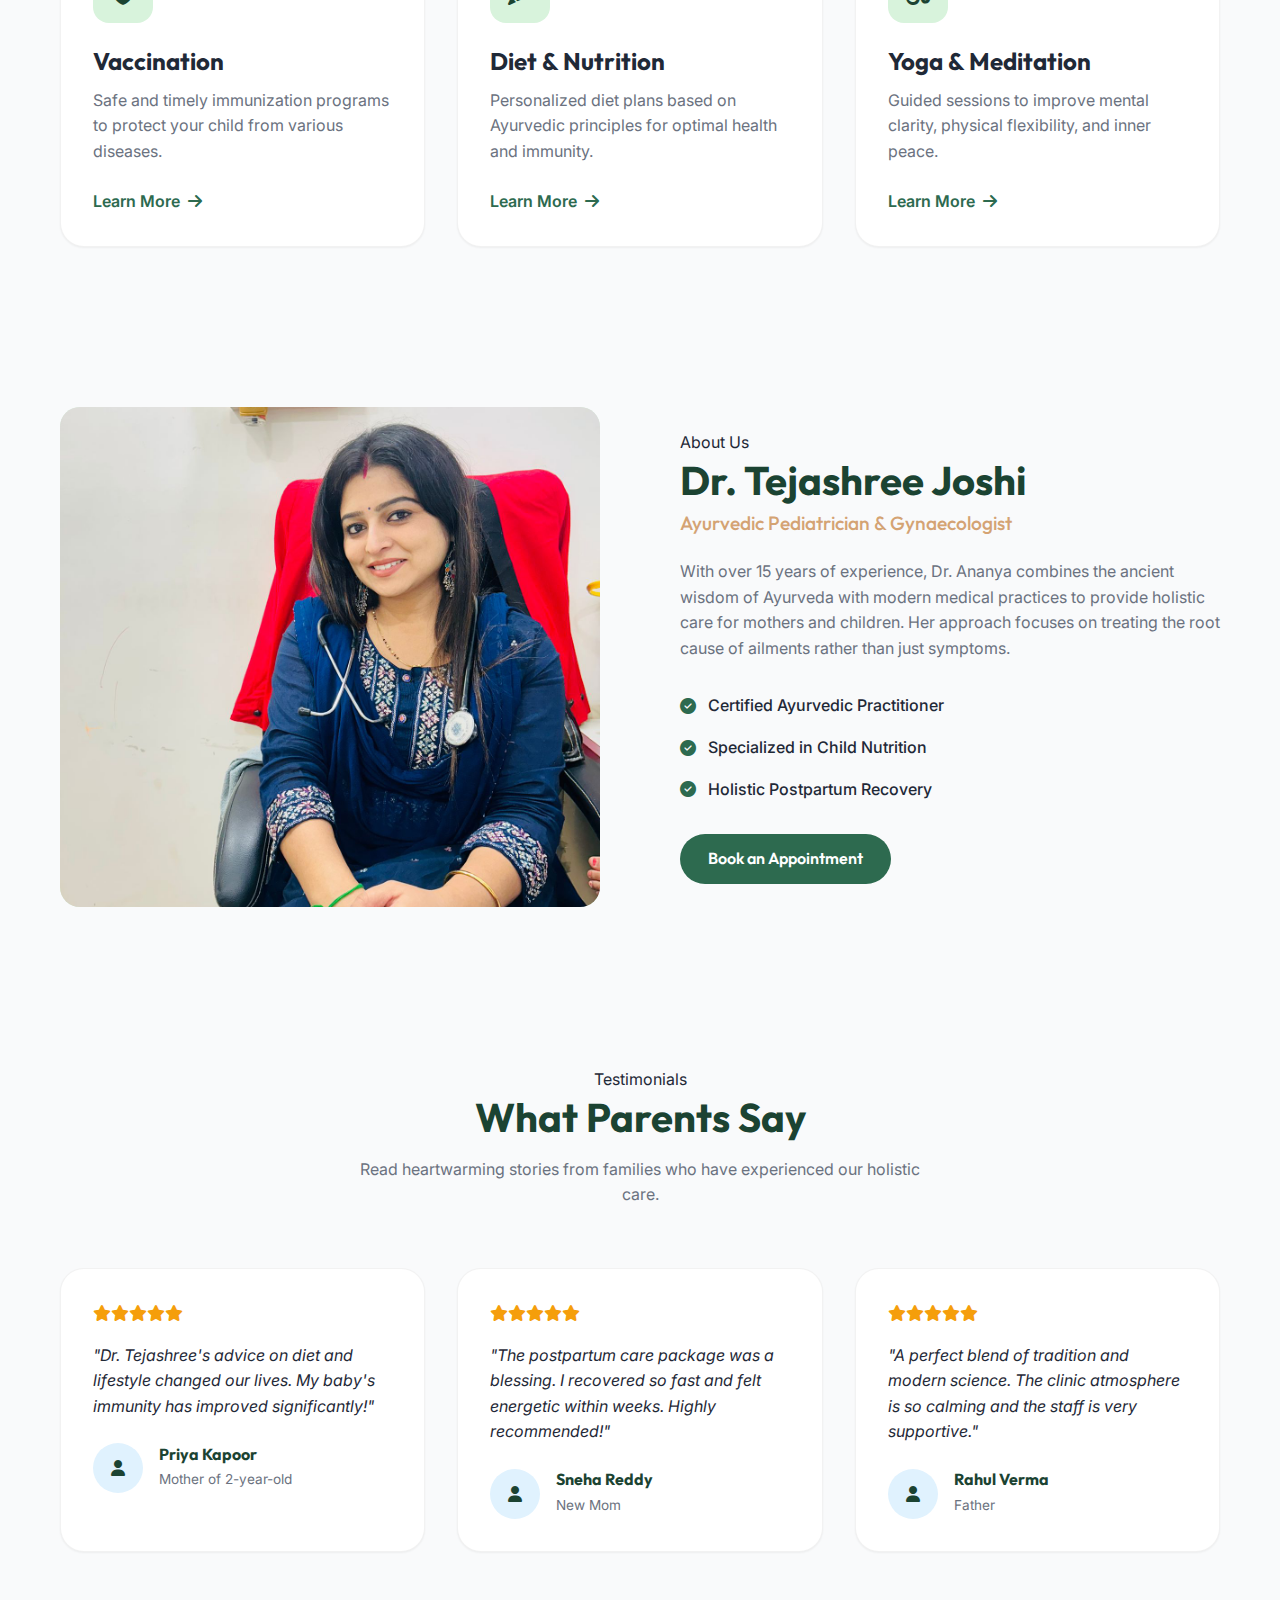
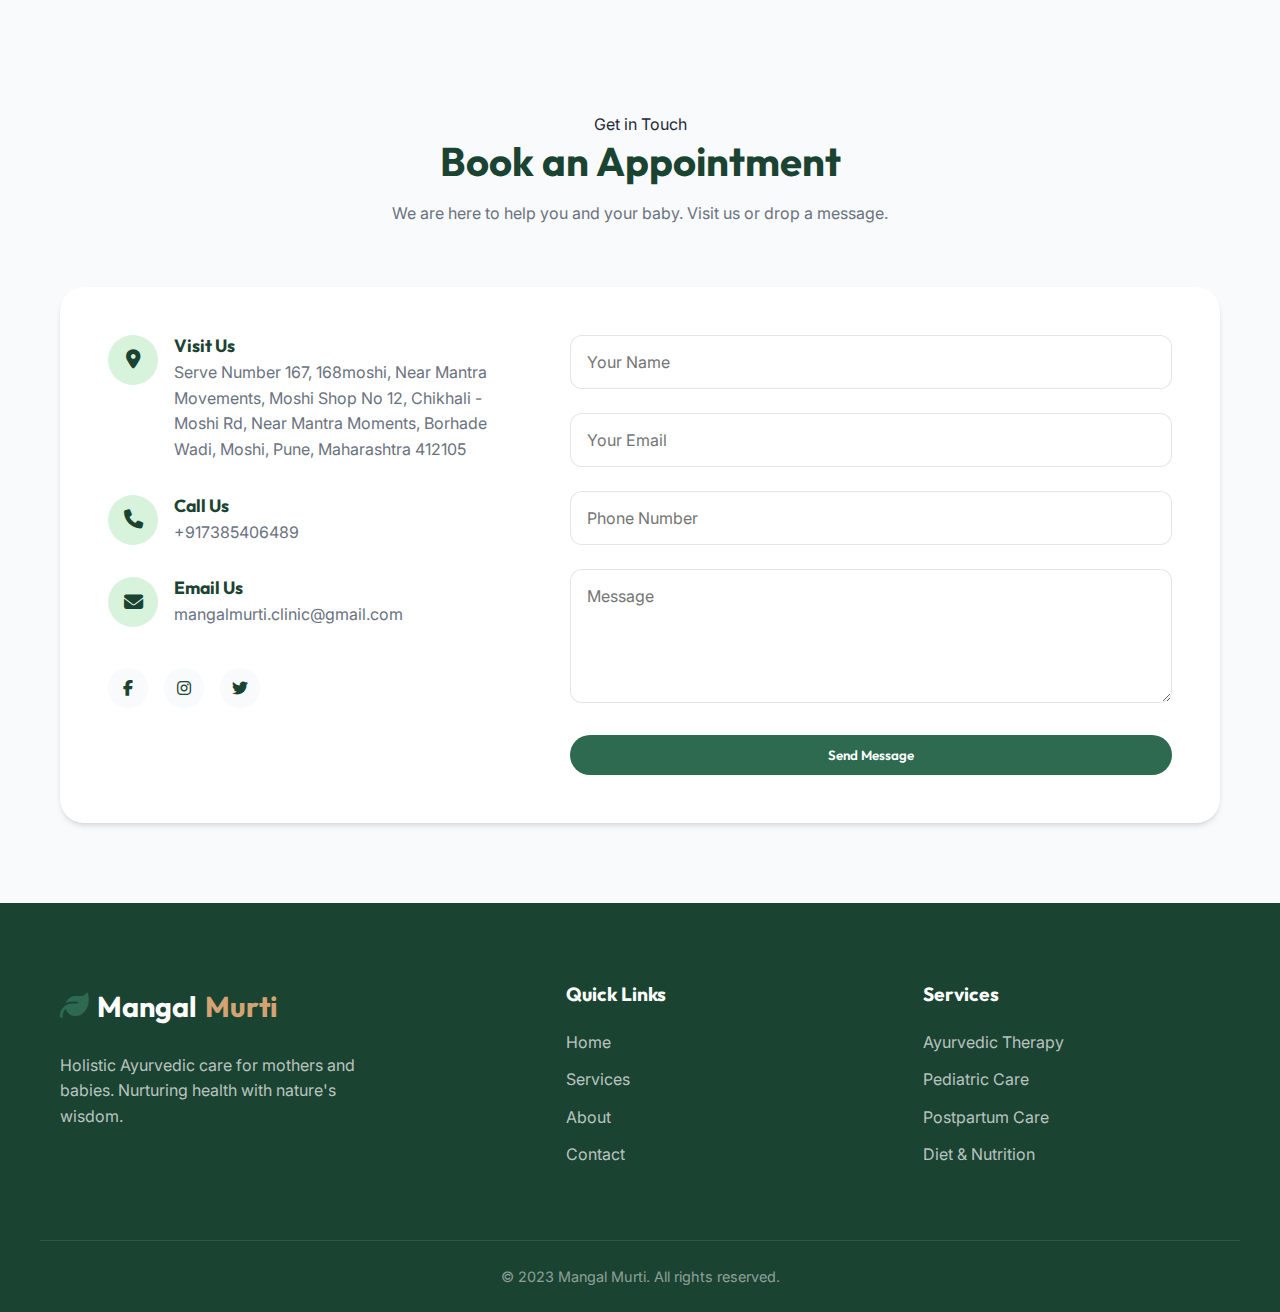
<file: Demo.html>
<!DOCTYPE html>
<html lang="en">
<head>
    <meta charset="UTF-8">
    <meta name="viewport" content="width=device-width, initial-scale=1.0">
    <title>AyurBaby - Ayurvedic & Baby Clinic</title>
    <!-- Font Awesome -->
    <link rel="stylesheet" href="https://cdnjs.cloudflare.com/ajax/libs/font-awesome/6.4.0/css/all.min.css">
    <!-- Custom CSS -->
    <link rel="stylesheet" href="style.css">
</head>
<body>
    
    <!-- Header -->
    <header>
        <div class="container header-container">
            <a href="#" class="logo">
                <i class="fa-solid fa-leaf"></i> Mangal<span>Murti</span>
            </a>
            <div class="mobile-menu-btn" id="mobile-menu-btn">
                <i class="fa-solid fa-bars"></i>
            </div>
            <nav class="nav-links">
                <a href="#home" class="active">Home</a>
                <a href="#services">Services</a>
                <a href="#about">About</a>
                <a href="#testimonials">Testimonials</a>
                <a href="#contact" class="btn btn-primary">Book Appointment</a>
            </nav>
        </div>
    </header>

    <main>
        <!-- Hero Section -->
        <section id="home" class="hero">
            <div class="container hero-container">
                <div class="hero-content">
                    <span class="badge">Mangalamurti Panchakarma & Baby Clinic</span>
                    <h1>Pure Ayurveda. <br> <span>Complete Child Care.</span></h1>
                    <p>We provides holistic Ayurvedic treatments and complete child care under one roof. We offer authentic Panchakarma therapies, health consultations, and trusted pediatric services focused on natural healing, growth, and well-being.</p>
                    <div class="hero-btns">
                        <a href="#contact" class="btn btn-primary">Book Consultation</a>
                        <a href="#services" class="btn btn-outline">Explore Services</a>
                    </div>
                    <div class="hero-stats">
                        <div class="stat-item">
                            <h3>10+</h3>
                            <p>Years Experience</p>
                        </div>
                        <div class="stat-item">
                            <h3>2k+</h3>
                            <p>Happy Patients</p>
                        </div>
                    </div>
                </div>
                <div class="hero-image">
                    <div class="image-wrapper">
                        <img src="./Clinic.jpeg" alt="" srcset="">
                        <div class="floating-card card-1">
                            <i class="fa-solid fa-heart-pulse"></i>
                            <span>Holistic Care</span>
                        </div>
                        <div class="floating-card card-2">
                            <i class="fa-solid fa-baby"></i>
                            <span>Pediatric Expert</span>
                        </div>
                    </div>
                </div>
            </div>
        </section>

        <!-- Services Section -->
        <section id="services" class="section-padding">
            <div class="container">
                <div class="section-title">
                    <span class="badge">Our Expertise</span>
                    <h2>Ayurvedic Wellness for You, Expert Care for Your Child.</h2>
                    <p>Comprehensive Ayurvedic treatments and modern pediatric care designed for the well-being of both mother and child.</p>
                </div>
                <div class="services-grid">
                    <!-- Service 1 -->
                    <div class="service-card">
                        <div class="icon-box">
                            <i class="fa-solid fa-spa"></i>
                        </div>
                        <h3>Ayurvedic Therapy</h3>
                        <p>Traditional healing therapies tailored to your body type (Dosha) for complete rejuvenation.</p>
                        <a href="#" class="learn-more">Learn More <i class="fa-solid fa-arrow-right"></i></a>
                    </div>
                    <!-- Service 2 -->
                    <div class="service-card">
                        <div class="icon-box">
                            <i class="fa-solid fa-baby-carriage"></i>
                        </div>
                        <h3>Pediatric Care</h3>
                        <p>Expert medical care for infants, children, and adolescents, ensuring healthy growth.</p>
                        <a href="#" class="learn-more">Learn More <i class="fa-solid fa-arrow-right"></i></a>
                    </div>
                    <!-- Service 3 -->
                    <div class="service-card">
                        <div class="icon-box">
                            <i class="fa-solid fa-person-breastfeeding"></i>
                        </div>
                        <h3>Postpartum Care</h3>
                        <p>Specialized care for new mothers to recover strength and vitality after childbirth.</p>
                        <a href="#" class="learn-more">Learn More <i class="fa-solid fa-arrow-right"></i></a>
                    </div>
                    <!-- Service 4 -->
                    <div class="service-card">
                        <div class="icon-box">
                            <i class="fa-solid fa-shield-virus"></i>
                        </div>
                        <h3>Vaccination</h3>
                        <p>Safe and timely immunization programs to protect your child from various diseases.</p>
                        <a href="#" class="learn-more">Learn More <i class="fa-solid fa-arrow-right"></i></a>
                    </div>
                    <!-- Service 5 -->
                    <div class="service-card">
                        <div class="icon-box">
                            <i class="fa-solid fa-carrot"></i>
                        </div>
                        <h3>Diet & Nutrition</h3>
                        <p>Personalized diet plans based on Ayurvedic principles for optimal health and immunity.</p>
                        <a href="#" class="learn-more">Learn More <i class="fa-solid fa-arrow-right"></i></a>
                    </div>
                    <!-- Service 6 -->
                    <div class="service-card">
                        <div class="icon-box">
                            <i class="fa-solid fa-om"></i>
                        </div>
                        <h3>Yoga & Meditation</h3>
                        <p>Guided sessions to improve mental clarity, physical flexibility, and inner peace.</p>
                        <a href="#" class="learn-more">Learn More <i class="fa-solid fa-arrow-right"></i></a>
                    </div>
                </div>
            </div>
        </section>

        <!-- About Section -->
        <section id="about" class="section-padding about-section">
            <div class="container about-container">
                <div class="about-image">
                    <div class="image-wrapper-about">
                        <!-- Placeholder -->
                         <img src="./drpic.jpeg" alt="" srcset="">
                    </div>
                </div>
                <div class="about-content">
                    <span class="badge">About Us</span>
                    <h2>Dr. Tejashree Joshi</h2>
                    <h3>Ayurvedic Pediatrician & Gynaecologist</h3>
                    <p>With over 15 years of experience, Dr. Ananya combines the ancient wisdom of Ayurveda with modern medical practices to provide holistic care for mothers and children. Her approach focuses on treating the root cause of ailments rather than just symptoms.</p>
                    <ul class="about-list">
                        <li><i class="fa-solid fa-check-circle"></i> Certified Ayurvedic Practitioner</li>
                        <li><i class="fa-solid fa-check-circle"></i> Specialized in Child Nutrition</li>
                        <li><i class="fa-solid fa-check-circle"></i> Holistic Postpartum Recovery</li>
                    </ul>
                    <a href="#contact" class="btn btn-primary">Book an Appointment</a>
                </div>
            </div>
        </section>

        <!-- Testimonials Section -->
        <section id="testimonials" class="section-padding bg-light">
            <div class="container">
                <div class="section-title">
                    <span class="badge">Testimonials</span>
                    <h2>What Parents Say</h2>
                    <p>Read heartwarming stories from families who have experienced our holistic care.</p>
                </div>
                <div class="testimonials-grid">
                    <!-- Review 1 -->
                    <div class="testimonial-card">
                        <div class="stars">
                            <i class="fa-solid fa-star"></i><i class="fa-solid fa-star"></i><i class="fa-solid fa-star"></i><i class="fa-solid fa-star"></i><i class="fa-solid fa-star"></i>
                        </div>
                        <p>"Dr. Tejashree's advice on diet and lifestyle changed our lives. My baby's immunity has improved significantly!"</p>
                        <div class="client-info">
                            <div class="client-img">
                                <i class="fa-solid fa-user"></i>
                            </div>
                            <div>
                                <h4>Priya Kapoor</h4>
                                <span>Mother of 2-year-old</span>
                            </div>
                        </div>
                    </div>
                    <!-- Review 2 -->
                    <div class="testimonial-card">
                        <div class="stars">
                            <i class="fa-solid fa-star"></i><i class="fa-solid fa-star"></i><i class="fa-solid fa-star"></i><i class="fa-solid fa-star"></i><i class="fa-solid fa-star"></i>
                        </div>
                        <p>"The postpartum care package was a blessing. I recovered so fast and felt energetic within weeks. Highly recommended!"</p>
                        <div class="client-info">
                            <div class="client-img">
                                <i class="fa-solid fa-user"></i>
                            </div>
                            <div>
                                <h4>Sneha Reddy</h4>
                                <span>New Mom</span>
                            </div>
                        </div>
                    </div>
                    <!-- Review 3 -->
                    <div class="testimonial-card">
                        <div class="stars">
                            <i class="fa-solid fa-star"></i><i class="fa-solid fa-star"></i><i class="fa-solid fa-star"></i><i class="fa-solid fa-star"></i><i class="fa-solid fa-star"></i>
                        </div>
                        <p>"A perfect blend of tradition and modern science. The clinic atmosphere is so calming and the staff is very supportive."</p>
                        <div class="client-info">
                            <div class="client-img">
                                <i class="fa-solid fa-user"></i>
                            </div>
                            <div>
                                <h4>Rahul Verma</h4>
                                <span>Father</span>
                            </div>
                        </div>
                    </div>
                </div>
            </div>
        </section>

        <!-- Contact Section -->
        <section id="contact" class="section-padding">
            <div class="container">
                <div class="section-title">
                    <span class="badge">Get in Touch</span>
                    <h2>Book an Appointment</h2>
                    <p>We are here to help you and your baby. Visit us or drop a message.</p>
                </div>
                <div class="contact-container">
                    <div class="contact-info">
                        <div class="info-item">
                            <div class="icon-box-small">
                                <i class="fa-solid fa-location-dot"></i>
                            </div>
                            <div>
                                <h4>Visit Us</h4>
                                <p>Serve Number 167, 168moshi, Near Mantra Movements, Moshi Shop No 12, Chikhali - Moshi Rd, Near Mantra Moments, Borhade Wadi, Moshi, Pune, Maharashtra 412105</p>
                            </div>
                        </div>
                        <div class="info-item">
                            <div class="icon-box-small">
                                <i class="fa-solid fa-phone"></i>
                            </div>
                            <div>
                                <h4>Call Us</h4>
                                <p>+917385406489</p>
                            </div>
                        </div>
                        <div class="info-item">
                            <div class="icon-box-small">
                                <i class="fa-solid fa-envelope"></i>
                            </div>
                            <div>
                                <h4>Email Us</h4>
                                <p>mangalmurti.clinic@gmail.com</p>
                            </div>
                        </div>
                        <div class="social-links">
                            <a href="#"><i class="fa-brands fa-facebook-f"></i></a>
                            <a href="#"><i class="fa-brands fa-instagram"></i></a>
                            <a href="#"><i class="fa-brands fa-twitter"></i></a>
                        </div>
                    </div>
                    <form class="contact-form">
                        <div class="form-group">
                            <input type="text" placeholder="Your Name" required>
                        </div>
                        <div class="form-group">
                            <input type="email" placeholder="Your Email" required>
                        </div>
                        <div class="form-group">
                            <input type="tel" placeholder="Phone Number" required>
                        </div>
                        <div class="form-group">
                            <textarea placeholder="Message" rows="5" required></textarea>
                        </div>
                        <button type="submit" class="btn btn-primary">Send Message</button>
                    </form>
                </div>
            </div>
        </section>
    </main>

    <!-- Footer -->
    <footer>
        <div class="container footer-container">
            <div class="footer-col">
                <a href="#" class="logo">
                    <i class="fa-solid fa-leaf"></i> Mangal<span>Murti</span>
                </a>
                <p>Holistic Ayurvedic care for mothers and babies. Nurturing health with nature's wisdom.</p>
            </div>
            <div class="footer-col">
                <h4>Quick Links</h4>
                <ul>
                    <li><a href="#home">Home</a></li>
                    <li><a href="#services">Services</a></li>
                    <li><a href="#about">About</a></li>
                    <li><a href="#contact">Contact</a></li>
                </ul>
            </div>
            <div class="footer-col">
                <h4>Services</h4>
                <ul>
                    <li><a href="#">Ayurvedic Therapy</a></li>
                    <li><a href="#">Pediatric Care</a></li>
                    <li><a href="#">Postpartum Care</a></li>
                    <li><a href="#">Diet & Nutrition</a></li>
                </ul>
            </div>
        </div>
        <div class="footer-bottom">
            <p>&copy; 2023 Mangal Murti. All rights reserved.</p>
        </div>
    </footer>

    <!-- Custom JS -->
    <script src="script.js"></script>
</body>
</html>
</file>
<file: style.css>
/* Google Fonts */
@import url('https://fonts.googleapis.com/css2?family=Inter:wght@300;400;500;600&family=Outfit:wght@400;500;600;700&display=swap');

:root {
    /* Color Palette */
    --primary-color: #2D6A4F;
    /* Deep Herbal Green */
    --primary-light: #40916C;
    --primary-dark: #1B4332;
    --secondary-color: #D8F3DC;
    /* Soft Mint */
    --accent-color: #D4A373;
    /* Warm Earth/Gold */
    --text-dark: #1F2937;
    --text-light: #6B7280;
    --bg-light: #F9FAFB;
    --bg-white: #FFFFFF;
    --baby-blue: #E0F2FE;
    --baby-pink: #FCE7F3;

    /* Typography */
    --font-heading: 'Outfit', sans-serif;
    --font-body: 'Inter', sans-serif;

    /* Spacing */
    --container-width: 1200px;
    --header-height: 80px;

    /* Shadows */
    --shadow-sm: 0 1px 2px 0 rgb(0 0 0 / 0.05);
    --shadow-md: 0 4px 6px -1px rgb(0 0 0 / 0.1), 0 2px 4px -2px rgb(0 0 0 / 0.1);
    --shadow-lg: 0 10px 15px -3px rgb(0 0 0 / 0.1), 0 4px 6px -4px rgb(0 0 0 / 0.1);
}

* {
    margin: 0;
    padding: 0;
    box-sizing: border-box;
}

html {
    scroll-behavior: smooth;
}

body {
    font-family: var(--font-body);
    color: var(--text-dark);
    background-color: var(--bg-light);
    line-height: 1.6;
    overflow-x: hidden;
}

h1,
h2,
h3,
h4,
h5,
h6 {
    font-family: var(--font-heading);
    color: var(--primary-dark);
    line-height: 1.2;
}

a {
    text-decoration: none;
    color: inherit;
}

ul {
    list-style: none;
}

img {
    max-width: 100%;
    display: block;
}

.container {
    max-width: var(--container-width);
    margin: 0 auto;
    padding: 0 20px;
}

.btn {
    display: inline-block;
    padding: 12px 28px;
    border-radius: 50px;
    font-weight: 600;
    transition: all 0.3s ease;
    cursor: pointer;
    border: none;
    font-family: var(--font-heading);
}

.btn-primary {
    background-color: var(--primary-color);
    color: white;
}

.btn-primary:hover {
    background-color: var(--primary-dark);
    transform: translateY(-2px);
    box-shadow: var(--shadow-md);
}

.btn-outline {
    border: 2px solid var(--primary-color);
    color: var(--primary-color);
    background: transparent;
}

.btn-outline:hover {
    background-color: var(--primary-color);
    color: white;
}

.section-padding {
    padding: 80px 0;
}

.section-title {
    text-align: center;
    margin-bottom: 60px;
}

.section-title h2 {
    font-size: 2.5rem;
    margin-bottom: 16px;
}

.section-title p {
    color: var(--text-light);
    max-width: 600px;
    margin: 0 auto;
}

/* Header Styles */
header {
    position: fixed;
    top: 0;
    left: 0;
    width: 100%;
    z-index: 1000;
    background-color: transparent;
    transition: all 0.3s ease;
}

header.scrolled {
    background-color: rgba(255, 255, 255, 0.95);
    backdrop-filter: blur(10px);
    box-shadow: var(--shadow-sm);
}

.header-container {
    display: flex;
    justify-content: space-between;
    align-items: center;
    height: var(--header-height);
}

.logo {
    font-family: var(--font-heading);
    font-size: 1.8rem;
    font-weight: 700;
    color: var(--primary-dark);
    display: flex;
    align-items: center;
    gap: 8px;
}

.logo i {
    color: var(--primary-color);
}

.logo span {
    color: var(--accent-color);
}

.nav-links {
    display: flex;
    align-items: center;
    gap: 32px;
}

.nav-links a:not(.btn) {
    font-weight: 500;
    color: var(--text-dark);
    position: relative;
}

.nav-links a:not(.btn)::after {
    content: '';
    position: absolute;
    bottom: -4px;
    left: 0;
    width: 0;
    height: 2px;
    background-color: var(--primary-color);
    transition: width 0.3s ease;
}

.nav-links a:not(.btn):hover::after,
.nav-links a:not(.btn).active::after {
    width: 100%;
}

.mobile-menu-btn {
    display: none;
    font-size: 1.5rem;
    color: var(--text-dark);
    cursor: pointer;
}

/* Hero Section */
.hero {
    padding-top: calc(var(--header-height) + 40px);
    padding-bottom: 80px;
    min-height: 100vh;
    display: flex;
    align-items: center;
    background: linear-gradient(135deg, var(--bg-light) 0%, var(--secondary-color) 100%);
    position: relative;
    overflow: hidden;
}

.hero-container {
    display: grid;
    grid-template-columns: 1fr 1fr;
    align-items: center;
    gap: 60px;
}

.hero-content .badge {
    display: inline-block;
    padding: 8px 16px;
    background-color: var(--baby-blue);
    color: var(--primary-dark);
    border-radius: 50px;
    font-size: 0.9rem;
    font-weight: 600;
    margin-bottom: 24px;
}

.hero-content h1 {
    font-size: 3.5rem;
    margin-bottom: 24px;
    color: var(--text-dark);
}

.hero-content h1 span {
    color: var(--primary-color);
}

.hero-content p {
    font-size: 1.1rem;
    color: var(--text-light);
    margin-bottom: 32px;
    max-width: 500px;
}

.hero-btns {
    display: flex;
    gap: 16px;
    margin-bottom: 48px;
}

.hero-stats {
    display: flex;
    gap: 48px;
    padding-top: 32px;
    border-top: 1px solid rgba(0, 0, 0, 0.1);
}

.stat-item h3 {
    font-size: 2rem;
    color: var(--primary-color);
    margin-bottom: 4px;
}

.stat-item p {
    font-size: 0.9rem;
    color: var(--text-light);
    margin-bottom: 0;
}

.hero-image {
    position: relative;
    display: flex;
    justify-content: center;
}

.image-wrapper {
    width: 400px;
    height: 500px;
    background-color: var(--primary-light);
    border-radius: 200px 200px 20px 20px;
    position: relative;
    display: flex;
    align-items: center;
    justify-content: center;
    box-shadow: var(--shadow-lg);
}

.hero-icon {
    font-size: 150px;
    color: white;
    opacity: 0.9;
}

.floating-card {
    position: absolute;
    background: white;
    padding: 16px 24px;
    border-radius: 16px;
    box-shadow: var(--shadow-md);
    display: flex;
    align-items: center;
    gap: 12px;
    animation: float 3s ease-in-out infinite;
}

.floating-card i {
    font-size: 1.5rem;
    color: var(--accent-color);
}

.floating-card span {
    font-weight: 600;
    color: var(--text-dark);
}

.card-1 {
    top: 60px;
    left: -40px;
    animation-delay: 0s;
}

.card-2 {
    bottom: 80px;
    right: -40px;
    animation-delay: 1.5s;
}

@keyframes float {

    0%,
    100% {
        transform: translateY(0);
    }

    50% {
        transform: translateY(-10px);
    }
}

/* Mobile Responsive */
@media (max-width: 968px) {
    .hero-container {
        grid-template-columns: 1fr;
        text-align: center;
        gap: 40px;
    }

    .hero-content h1 {
        font-size: 2.5rem;
    }

    .hero-content p,
    .section-title p {
        margin-left: auto;
        margin-right: auto;
    }

    .hero-btns {
        justify-content: center;
    }

    .hero-stats {
        justify-content: center;
    }

    .image-wrapper {
        width: 300px;
        height: 380px;
        margin: 0 auto;
    }

    .mobile-menu-btn {
        display: block;
    }

    .nav-links {
        position: fixed;
        top: var(--header-height);
        left: 0;
        width: 100%;
        background-color: white;
        flex-direction: column;
        padding: 40px 0;
        box-shadow: var(--shadow-md);
        transform: translateY(-150%);
        transition: transform 0.3s ease;
        z-index: 999;
    }

    .nav-links.active {
        transform: translateY(0);
    }
}

/* Services Section */
.services-grid {
    display: grid;
    grid-template-columns: repeat(auto-fit, minmax(300px, 1fr));
    gap: 32px;
}

.service-card {
    background: white;
    padding: 32px;
    border-radius: 24px;
    box-shadow: var(--shadow-sm);
    transition: all 0.3s ease;
    border: 1px solid rgba(0, 0, 0, 0.05);
    display: flex;
    flex-direction: column;
    align-items: flex-start;
}

.service-card:hover {
    transform: translateY(-10px);
    box-shadow: var(--shadow-lg);
    border-color: var(--primary-light);
}

.icon-box {
    width: 60px;
    height: 60px;
    background-color: var(--secondary-color);
    border-radius: 16px;
    display: flex;
    align-items: center;
    justify-content: center;
    margin-bottom: 24px;
    transition: all 0.3s ease;
}

.service-card:hover .icon-box {
    background-color: var(--primary-color);
}

.icon-box i {
    font-size: 1.5rem;
    color: var(--primary-dark);
    transition: all 0.3s ease;
}

.service-card:hover .icon-box i {
    color: white;
}

.service-card h3 {
    font-size: 1.5rem;
    margin-bottom: 12px;
    color: var(--text-dark);
}

.service-card p {
    color: var(--text-light);
    margin-bottom: 24px;
    flex-grow: 1;
}

.learn-more {
    font-weight: 600;
    color: var(--primary-color);
    display: flex;
    align-items: center;
    gap: 8px;
    transition: gap 0.3s ease;
}

.learn-more:hover {
    gap: 12px;
    color: var(--primary-dark);
}

/* About Section */
.about-container {
    display: grid;
    grid-template-columns: 1fr 1fr;
    align-items: center;
    gap: 80px;
}

.image-wrapper-about {
    width: 100%;
    height: 500px;
    background-color: var(--secondary-color);
    border-radius: 20px;
    display: flex;
    align-items: center;
    justify-content: center;
    position: relative;
    overflow: hidden;
}

.image-wrapper-about i {
    font-size: 150px;
    color: var(--primary-color);
    opacity: 0.8;
}

.about-content h2 {
    font-size: 2.5rem;
    margin-bottom: 8px;
}

.about-content h3 {
    font-size: 1.2rem;
    color: var(--accent-color);
    margin-bottom: 24px;
    font-weight: 500;
}

.about-content p {
    color: var(--text-light);
    margin-bottom: 32px;
}

.about-list {
    margin-bottom: 32px;
}

.about-list li {
    display: flex;
    align-items: center;
    gap: 12px;
    margin-bottom: 16px;
    font-weight: 500;
    color: var(--text-dark);
}

.about-list li i {
    color: var(--primary-color);
}

/* Testimonials Section */
.bg-light {
    background-color: var(--bg-light);
}

.testimonials-grid {
    display: grid;
    grid-template-columns: repeat(auto-fit, minmax(300px, 1fr));
    gap: 32px;
}

.testimonial-card {
    background: white;
    padding: 32px;
    border-radius: 24px;
    box-shadow: var(--shadow-sm);
    border: 1px solid rgba(0, 0, 0, 0.05);
}

.stars {
    color: #F59E0B;
    margin-bottom: 16px;
}

.testimonial-card p {
    font-style: italic;
    color: var(--text-dark);
    margin-bottom: 24px;
}

.client-info {
    display: flex;
    align-items: center;
    gap: 16px;
}

.client-img {
    width: 50px;
    height: 50px;
    background-color: var(--baby-blue);
    border-radius: 50%;
    display: flex;
    align-items: center;
    justify-content: center;
}

.client-img i {
    color: var(--primary-dark);
}

.client-info h4 {
    font-size: 1rem;
    margin-bottom: 2px;
}

.client-info span {
    font-size: 0.85rem;
    color: var(--text-light);
}

/* Contact Section */
.contact-container {
    display: grid;
    grid-template-columns: 1fr 1.5fr;
    gap: 60px;
    background: white;
    padding: 48px;
    border-radius: 24px;
    box-shadow: var(--shadow-md);
}

.info-item {
    display: flex;
    gap: 16px;
    margin-bottom: 32px;
}

.info-item i {
    width: 50px;
    height: 50px;
    background-color: var(--secondary-color);
    border-radius: 50%;
    display: flex;
    align-items: center;
    justify-content: center;
    color: var(--primary-dark);
    font-size: 1.2rem;
}

.info-item h4 {
    font-size: 1.1rem;
    margin-bottom: 4px;
}

.info-item p {
    color: var(--text-light);
}

.social-links {
    display: flex;
    gap: 16px;
    margin-top: 40px;
}

.social-links a {
    width: 40px;
    height: 40px;
    background-color: var(--bg-light);
    border-radius: 50%;
    display: flex;
    align-items: center;
    justify-content: center;
    color: var(--primary-dark);
    transition: all 0.3s ease;
}

.social-links a:hover {
    background-color: var(--primary-color);
    color: white;
}

.contact-form {
    display: grid;
    gap: 24px;
}

.form-group input,
.form-group textarea {
    width: 100%;
    padding: 16px;
    border: 1px solid rgba(0, 0, 0, 0.1);
    border-radius: 12px;
    font-family: var(--font-body);
    font-size: 1rem;
    transition: all 0.3s ease;
}

.form-group input:focus,
.form-group textarea:focus {
    outline: none;
    border-color: var(--primary-color);
    box-shadow: 0 0 0 4px var(--secondary-color);
}

/* Footer */
footer {
    background-color: var(--primary-dark);
    color: white;
    padding-top: 80px;
}

.footer-container {
    display: grid;
    grid-template-columns: 1.5fr 1fr 1fr;
    gap: 60px;
    padding-bottom: 60px;
    border-bottom: 1px solid rgba(255, 255, 255, 0.1);
}

.footer-col .logo {
    color: white;
    margin-bottom: 24px;
}

.footer-col .logo span {
    color: var(--accent-color);
}

.footer-col p {
    color: rgba(255, 255, 255, 0.7);
    max-width: 300px;
}

.footer-col h4 {
    color: white;
    margin-bottom: 24px;
    font-size: 1.2rem;
}

.footer-col ul li {
    margin-bottom: 12px;
}

.footer-col ul li a {
    color: rgba(255, 255, 255, 0.7);
    transition: color 0.3s ease;
}

.footer-col ul li a:hover {
    color: var(--accent-color);
}

.footer-bottom {
    text-align: center;
    padding: 24px 0;
    color: rgba(255, 255, 255, 0.5);
    font-size: 0.9rem;
}

@media (max-width: 968px) {
    .about-container {
        grid-template-columns: 1fr;
        text-align: center;
        gap: 40px;
    }

    .about-list li {
        justify-content: center;
    }
}

@media (max-width: 768px) {
    .contact-container {
        grid-template-columns: 1fr;
        padding: 24px;
    }

    .footer-container {
        grid-template-columns: 1fr;
        gap: 40px;
    }
}
/* 
Gallery Section */
.gallery-grid {
    display: grid;
    grid-template-columns: repeat(auto-fit, minmax(280px, 1fr));
    gap: 32px;
}

.gallery-card {
    border-radius: 24px;
    overflow: hidden;
    box-shadow: var(--shadow-md);
    transition: all 0.4s ease;
    background: white;
}

.gallery-card:hover {
    transform: translateY(-10px);
    box-shadow: var(--shadow-lg);
}

.gallery-image {
    position: relative;
    height: 350px;
    overflow: hidden;
}

.gallery-image img {
    width: 100%;
    height: 100%;
    object-fit: cover;
    transition: transform 0.5s ease;
}

.gallery-card:hover .gallery-image img {
    transform: scale(1.1);
}

.gallery-overlay {
    position: absolute;
    top: 0;
    left: 0;
    width: 100%;
    height: 100%;
    background: linear-gradient(to top, rgba(29, 67, 50, 0.95) 0%, rgba(29, 67, 50, 0.7) 50%, transparent 100%);
    display: flex;
    align-items: flex-end;
    padding: 32px;
    opacity: 0;
    transition: opacity 0.4s ease;
}

.gallery-card:hover .gallery-overlay {
    opacity: 1;
}

.overlay-content {
    color: white;
    transform: translateY(20px);
    transition: transform 0.4s ease;
}

.gallery-card:hover .overlay-content {
    transform: translateY(0);
}

.overlay-content i {
    font-size: 2.5rem;
    margin-bottom: 16px;
    color: var(--accent-color);
}

.overlay-content h3 {
    font-size: 1.5rem;
    margin-bottom: 8px;
    color: white;
}

.overlay-content p {
    font-size: 0.95rem;
    color: rgba(255, 255, 255, 0.9);
    line-height: 1.5;
}

@media (max-width: 768px) {
    .gallery-grid {
        grid-template-columns: 1fr;
    }
    
    .gallery-image {
        height: 300px;
    }
}
</file>
